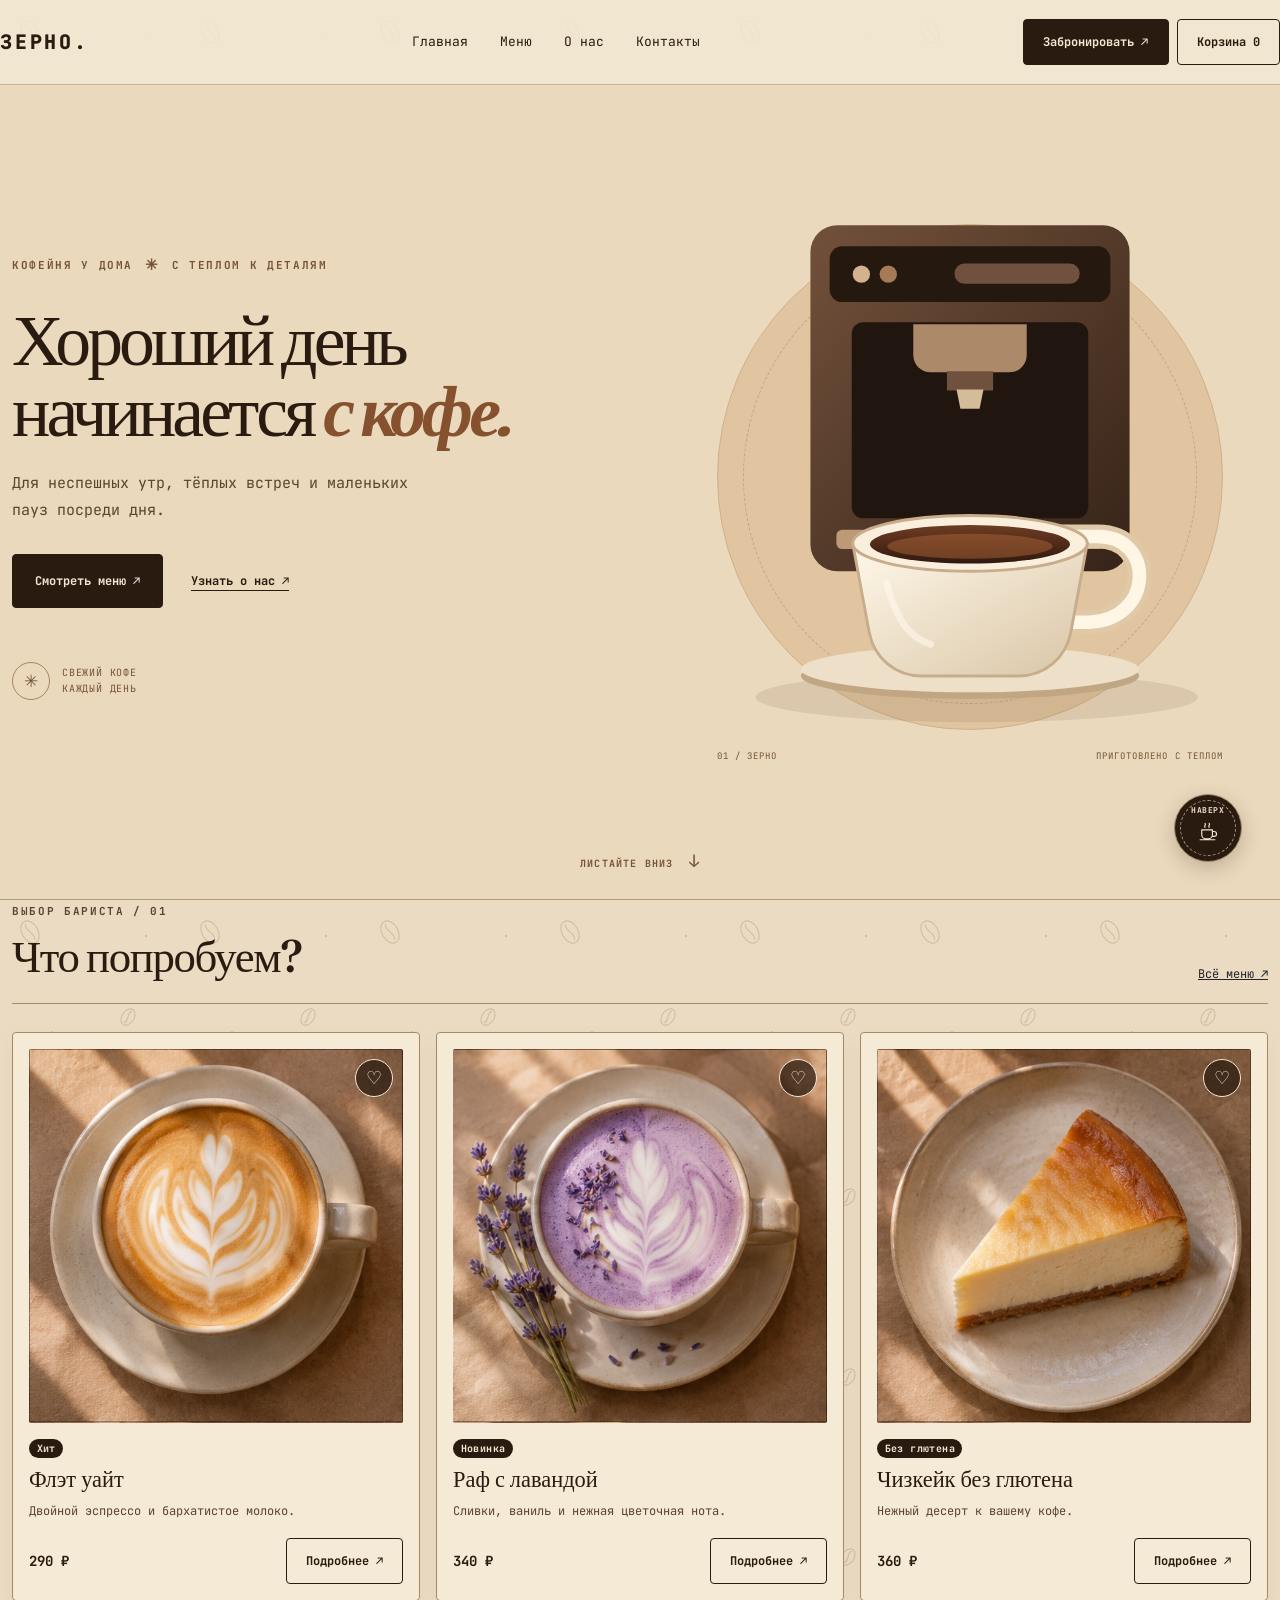
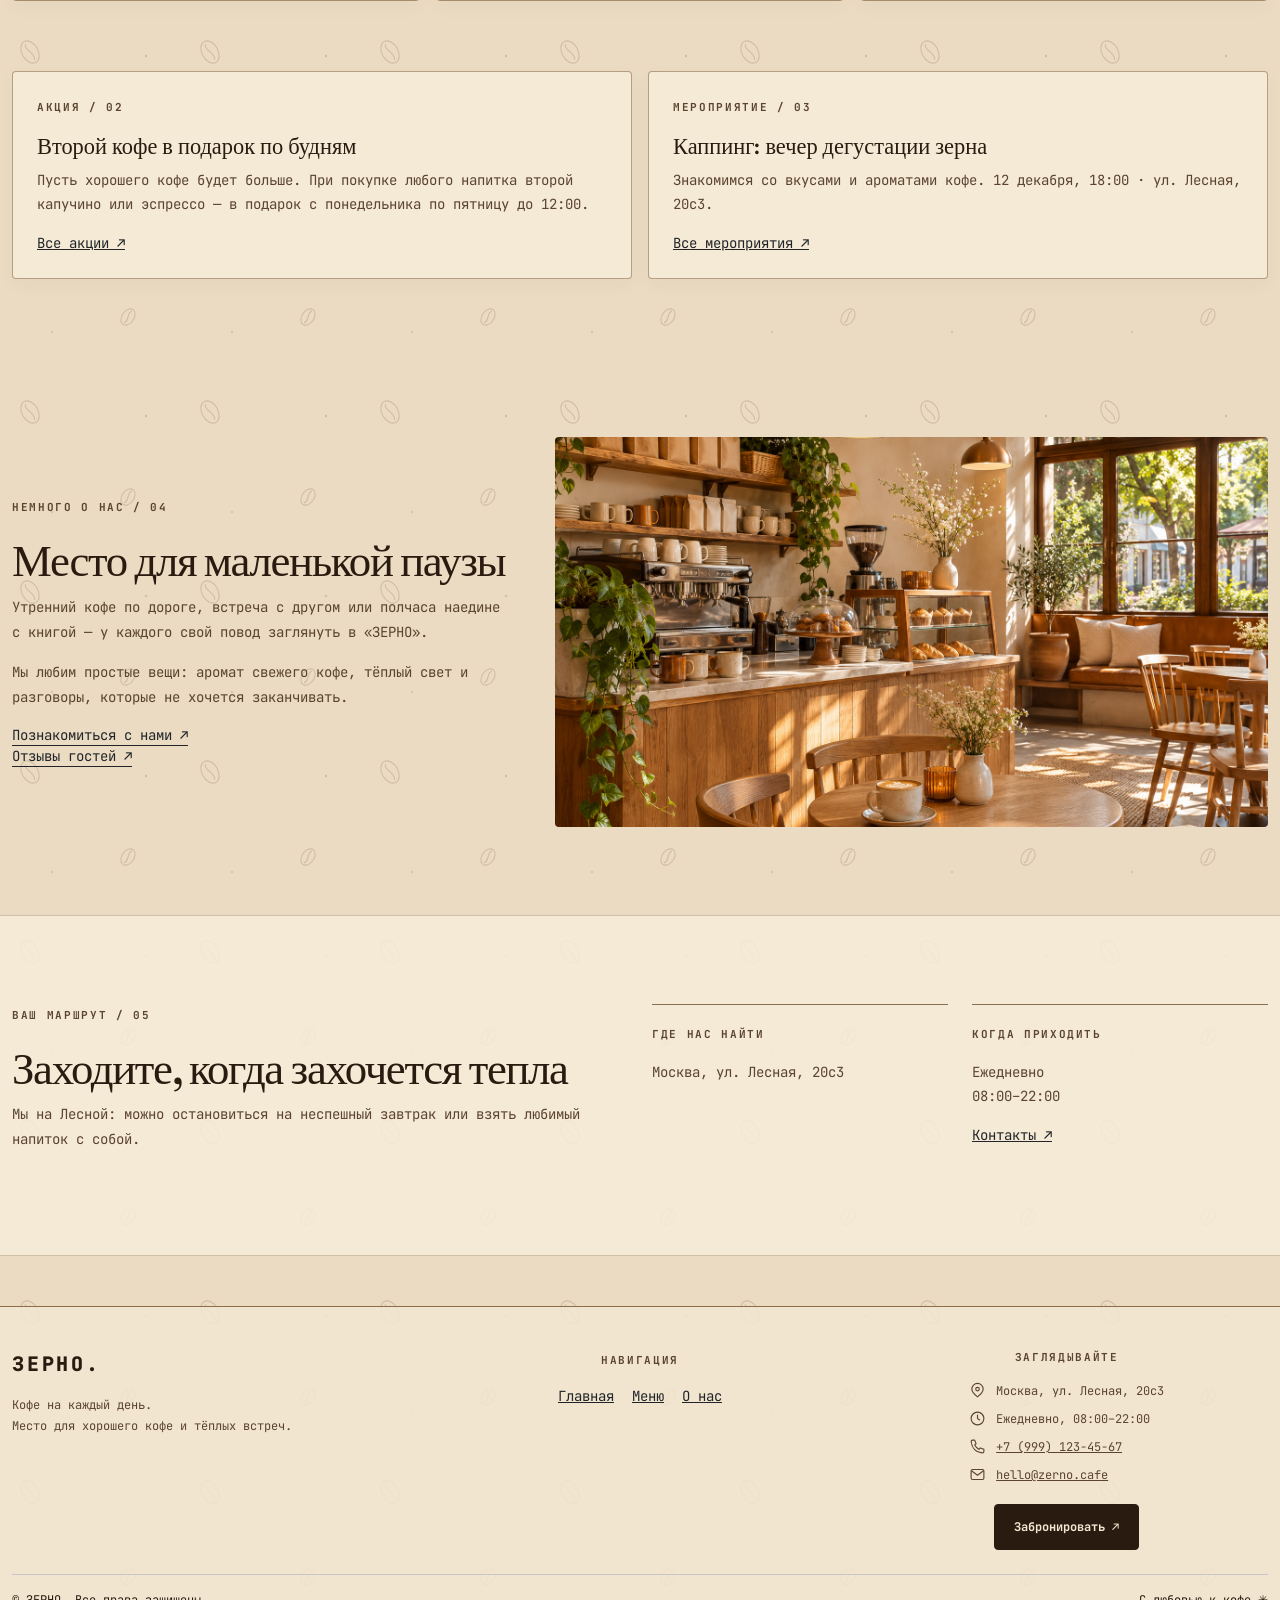
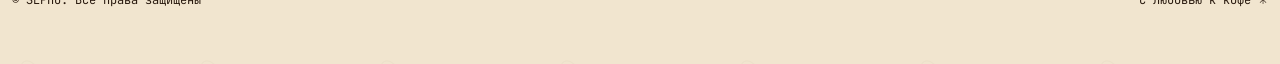
<file: index.html>
<!doctype html><html lang="ru"><head><meta charset="utf-8"><meta name="viewport" content="width=device-width,initial-scale=1"><meta name="description" content="ЗЕРНО — сеть уютных кофеен"><title>Кофе на каждый день — ЗЕРНО</title><link rel="preconnect" href="https://fonts.googleapis.com"><link rel="preconnect" href="https://fonts.gstatic.com" crossorigin><link href="https://fonts.googleapis.com/css2?family=Fraunces:wght@600;700&family=JetBrains+Mono:wght@400;700;800&display=swap" rel="stylesheet"><link href="https://cdn.jsdelivr.net/npm/bootstrap@5.3.3/dist/css/bootstrap.min.css" rel="stylesheet"><link href="css/custom.css" rel="stylesheet"></head><body><a class="skip-link" href="#main">Перейти к содержимому</a><header class="site-header"><nav class="navbar navbar-expand-lg container" aria-label="Основная навигация"><a class="brand" href="index.html">ЗЕРНО.</a><button class="navbar-toggler" type="button" data-bs-toggle="collapse" data-bs-target="#navigation" aria-controls="navigation" aria-expanded="false" aria-label="Открыть меню"><span class="navbar-toggler-icon"></span></button><div class="collapse navbar-collapse" id="navigation"><ul class="navbar-nav mx-auto gap-lg-3"><li class="nav-item"><a class="nav-link" href="index.html">Главная</a></li><li class="nav-item"><a class="nav-link" href="catalog.html">Меню</a></li><li class="nav-item"><a class="nav-link" href="about.html">О нас</a></li><li class="nav-item"><a class="nav-link" href="contacts.html">Контакты</a></li></ul><a class="btn btn-dark me-2" href="order.html">Забронировать ↗</a><button class="btn btn-outline-dark" data-bs-toggle="offcanvas" data-bs-target="#cart" aria-controls="cart">Корзина <span class="cart-count">0</span></button></div></nav></header><main id="main"><section class="coffee-hero" aria-labelledby="heroTitle"><div class="container coffee-hero-inner"><div class="coffee-hero-copy"><span class="coffee-hero-label">Кофейня у дома <span aria-hidden="true">✳</span> с теплом к деталям</span><h1 id="heroTitle">Хороший день начинается <em>с кофе.</em></h1><p>Для неспешных утр, тёплых встреч и маленьких пауз посреди дня.</p><div class="coffee-hero-actions"><a class="btn btn-dark" href="catalog.html">Смотреть меню <span aria-hidden="true">↗</span></a><a class="coffee-hero-about" href="about.html">Узнать о нас <span aria-hidden="true">↗</span></a></div><div class="coffee-hero-note"><span class="coffee-hero-note-mark" aria-hidden="true">✳</span><span>Свежий кофе<br>каждый день</span></div></div><div class="coffee-hero-visual" aria-hidden="true"><div class="coffee-hero-disc"></div><svg class="coffee-scene" viewBox="0 0 620 620" fill="none" xmlns="http://www.w3.org/2000/svg"><defs><linearGradient id="machineGradient" x1="0" y1="0" x2="1" y2="1"><stop stop-color="#72513b"/><stop offset="1" stop-color="#362318"/></linearGradient><linearGradient id="cupGradient" x1="0" y1="0" x2="1" y2="1"><stop stop-color="#fff8e9"/><stop offset="1" stop-color="#d9c5a6"/></linearGradient><linearGradient id="coffeeGradient" x1="0" y1="0" x2="0" y2="1"><stop stop-color="#6e3c23"/><stop offset="1" stop-color="#30180f"/></linearGradient></defs><ellipse cx="317" cy="539" rx="230" ry="26" fill="#8A6D4B" opacity=".16"/><g class="espresso-machine"><rect x="144" y="48" width="332" height="360" rx="28" fill="url(#machineGradient)"/><rect x="164" y="70" width="292" height="58" rx="13" fill="#25180f"/><circle cx="197" cy="99" r="9" fill="#d3b38d"/><circle cx="225" cy="99" r="9" fill="#a47b56"/><rect x="294" y="88" width="130" height="21" rx="10" fill="#6f513d"/><rect x="187" y="149" width="246" height="204" rx="12" fill="#20150f"/><path d="M251 151h118v32c0 10-8 18-18 18h-82c-10 0-18-8-18-18v-32Z" fill="#ab8969"/><path d="M286 200h48v20h-48z" fill="#6f513d"/><path d="M296 219h28l-4 20h-20z" fill="#d4bb99"/><rect x="171" y="365" width="278" height="20" rx="6" fill="#bc9a75"/><path d="M200 375h220" stroke="#4a3020" stroke-width="3" stroke-linecap="round" stroke-dasharray="5 8"/></g><g class="coffee-stream"><path d="M310 237 C304 290 316 321 310 378" stroke="#6b351c" stroke-width="9" stroke-linecap="round"/><path d="M310 237 C304 290 316 321 310 378" stroke="#bd8051" stroke-width="3" stroke-linecap="round"/></g><g class="hero-cup"><path d="M400 372h43c60 0 58 86-8 89h-32" stroke="#e0c9a7" stroke-width="25"/><path d="M400 372h43c60 0 58 86-8 89h-32" stroke="#fff6e5" stroke-width="14"/><ellipse cx="310" cy="517" rx="176" ry="24" fill="#c1a684"/><ellipse cx="310" cy="510" rx="176" ry="24" fill="#eee0c8"/><path d="M188 379h244l-17 92c-5 27-27 46-55 46H260c-28 0-50-19-55-46l-17-92Z" fill="url(#cupGradient)" stroke="#c8ad8c" stroke-width="3"/><ellipse cx="310" cy="379" rx="122" ry="29" fill="#f9efdc" stroke="#c8ad8c" stroke-width="3"/><ellipse cx="310" cy="380" rx="104" ry="20" fill="url(#coffeeGradient)"/><ellipse cx="310" cy="382" rx="86" ry="13" fill="#a96536" opacity=".5"/><path d="M223 420c10 37 22 56 46 64" stroke="#fff8eb" stroke-width="7" stroke-linecap="round" opacity=".6"/></g><g class="coffee-steam" stroke="#836a50" stroke-width="4" stroke-linecap="round" opacity=".55"><path d="M271 344c-18-19 17-30 0-51"/><path d="M310 337c-18-21 18-34 0-58"/><path d="M349 344c-18-19 17-30 0-51"/></g></svg><div class="coffee-hero-caption"><span>01 / ЗЕРНО</span><span>Приготовлено с теплом</span></div></div></div><a class="coffee-hero-scroll" href="#menu-preview" aria-label="Перейти к популярным позициям">Листайте вниз <span aria-hidden="true">↓</span></a></section><section id="menu-preview" class="container"><div class="d-flex justify-content-between align-items-end section-title"><div><span class="eyebrow">Выбор бариста / 01</span><h2 class="mb-0 mt-2">Что попробуем?</h2></div><a class="text-dark small-copy" href="catalog.html">Всё меню ↗</a></div><div class="row g-3"><div class="col-md-6 col-lg-4 menu-item" data-category="Кофе"><article class="card paper-card"><div class="placeholder-art photo-flat-white mb-3" role="img" aria-label="Флэт уайт"></div><span class="badge rounded-pill mb-2 align-self-start">Хит</span><h3>Флэт уайт</h3><p class="small-copy">Двойной эспрессо и бархатистое молоко.</p><div class="d-flex justify-content-between align-items-center mt-auto"><strong>290 ₽</strong><a class="btn btn-outline-dark" href="product.html?item=flat-white">Подробнее ↗</a></div></article></div><div class="col-md-6 col-lg-4 menu-item" data-category="Кофе"><article class="card paper-card"><div class="placeholder-art photo-lavender-raf mb-3" role="img" aria-label="Раф с лавандой"></div><span class="badge rounded-pill mb-2 align-self-start">Новинка</span><h3>Раф с лавандой</h3><p class="small-copy">Сливки, ваниль и нежная цветочная нота.</p><div class="d-flex justify-content-between align-items-center mt-auto"><strong>340 ₽</strong><a class="btn btn-outline-dark" href="product.html?item=lavender-raf">Подробнее ↗</a></div></article></div><div class="col-md-6 col-lg-4 menu-item" data-category="Десерты"><article class="card paper-card"><div class="placeholder-art photo-cheesecake mb-3" role="img" aria-label="Чизкейк без глютена"></div><span class="badge rounded-pill mb-2 align-self-start">Без глютена</span><h3>Чизкейк без глютена</h3><p class="small-copy">Нежный десерт к вашему кофе.</p><div class="d-flex justify-content-between align-items-center mt-auto"><strong>360 ₽</strong><a class="btn btn-outline-dark" href="product.html?item=cheesecake">Подробнее ↗</a></div></article></div></div></section><section class="section"><div class="container"><div class="row g-3"><div class="col-md-6"><div class="feature-box h-100"><span class="eyebrow">Акция / 02</span><h3 class="mt-3">Второй кофе в подарок по будням</h3><p>Пусть хорошего кофе будет больше. При покупке любого напитка второй капучино или эспрессо — в подарок с понедельника по пятницу до 12:00.</p><a class="text-dark" href="promotions.html">Все акции ↗</a></div></div><div class="col-md-6"><div class="feature-box h-100"><span class="eyebrow">Мероприятие / 03</span><h3 class="mt-3">Каппинг: вечер дегустации зерна</h3><p>Знакомимся со вкусами и ароматами кофе. 12 декабря, 18:00 · ул. Лесная, 20с3.</p><a class="text-dark" href="events.html">Все мероприятия ↗</a></div></div></div></div></section><section class="story-section"><div class="container"><div class="row align-items-center g-5"><div class="col-lg-5"><span class="eyebrow">Немного о нас / 04</span><h2 class="mt-3">Место для маленькой паузы</h2><p>Утренний кофе по дороге, встреча с другом или полчаса наедине с книгой — у каждого свой повод заглянуть в «ЗЕРНО».</p><p>Мы любим простые вещи: аромат свежего кофе, тёплый свет и разговоры, которые не хочется заканчивать.</p><a class="text-dark story-link" href="about.html">Познакомиться с нами ↗</a><br><a class="text-dark story-link" href="reviews.html">Отзывы гостей ↗</a></div><div class="col-lg-7"><div class="story-photo" role="img" aria-label="Тёплый интерьер кофейни"></div></div></div></div></section><section class="story-section story-section-alt"><div class="container"><div class="row g-4 align-items-start"><div class="col-lg-6"><span class="eyebrow">Ваш маршрут / 05</span><h2 class="mt-3">Заходите, когда захочется тепла</h2><p>Мы на Лесной: можно остановиться на неспешный завтрак или взять любимый напиток с собой.</p></div><div class="col-sm-6 col-lg-3"><div class="story-rule"><span class="eyebrow">Где нас найти</span><p class="mt-3 mb-0">Москва, ул. Лесная, 20с3</p></div></div><div class="col-sm-6 col-lg-3"><div class="story-rule"><span class="eyebrow">Когда приходить</span><p class="mt-3 mb-3">Ежедневно<br>08:00–22:00</p><a class="text-dark" href="contacts.html">Контакты ↗</a></div></div></div></div></section></main><footer class="footer"><div class="container"><div class="row gy-4"><div class="col-md-5"><a class="brand" href="index.html">ЗЕРНО.</a><p class="small-copy mt-3">Кофе на каждый день.<br>Место для хорошего кофе и тёплых встреч.</p></div><div class="col-md-4"><span class="eyebrow">Навигация</span><nav class="footer-nav mt-3" aria-label="Навигация в подвале"><a class="text-dark" href="index.html">Главная</a><a class="text-dark" href="catalog.html">Меню</a><a class="text-dark" href="about.html">О нас</a></nav></div><div class="col-md-3"><span class="eyebrow footer-contact-title">Заглядывайте</span><div class="footer-contacts small-copy mt-3"><div><svg aria-hidden="true" viewBox="0 0 24 24" fill="none" stroke="currentColor" stroke-width="1.6" stroke-linecap="round" stroke-linejoin="round"><path d="M20 10c0 5-8 11-8 11S4 15 4 10a8 8 0 1 1 16 0Z"/><circle cx="12" cy="10" r="2.5"/></svg><span>Москва, ул. Лесная, 20с3</span></div><div><svg aria-hidden="true" viewBox="0 0 24 24" fill="none" stroke="currentColor" stroke-width="1.6" stroke-linecap="round" stroke-linejoin="round"><circle cx="12" cy="12" r="9"/><path d="M12 7v5l3 2"/></svg><span>Ежедневно, 08:00–22:00</span></div><div><svg aria-hidden="true" viewBox="0 0 24 24" fill="none" stroke="currentColor" stroke-width="1.6" stroke-linecap="round" stroke-linejoin="round"><path d="M5 3h3l2 5-2 2a15 15 0 0 0 6 6l2-2 5 2v3a2 2 0 0 1-2 2C10 20 4 14 3 5a2 2 0 0 1 2-2Z"/></svg><span><a href="tel:+79991234567">+7 (999) 123-45-67</a></span></div><div><svg aria-hidden="true" viewBox="0 0 24 24" fill="none" stroke="currentColor" stroke-width="1.6" stroke-linecap="round" stroke-linejoin="round"><rect x="3" y="5" width="18" height="14" rx="2"/><path d="m4 7 8 6 8-6"/></svg><span><a href="mailto:hello@zerno.cafe">hello@zerno.cafe</a></span></div></div><a class="btn btn-dark footer-booking" href="order.html">Забронировать ↗</a></div></div><div class="d-flex justify-content-between border-top border-secondary-subtle pt-3 mt-4 small-copy"><span>© ЗЕРНО. Все права защищены</span><span>С любовью к кофе ✳</span></div></div></footer><div class="offcanvas offcanvas-end" tabindex="-1" id="cart" aria-labelledby="cartTitle"><div class="offcanvas-header"><h2 class="offcanvas-title" id="cartTitle">Ваш чек</h2><button type="button" class="btn-close" data-bs-dismiss="offcanvas" aria-label="Закрыть"></button></div><div class="offcanvas-body"><p>Выбранные позиции</p><div id="cartItems"></div><a href="order.html" class="btn btn-dark mt-3">Оформить заявку ↗</a></div></div><button class="back-to-top" type="button" aria-label="Вернуться наверх" title="Наверх" hidden><span class="back-to-top-label" aria-hidden="true">НАВЕРХ</span><svg class="back-to-top-arrow" aria-hidden="true" viewBox="0 0 28 28" fill="none"><path d="M7 12h13v6a5 5 0 0 1-5 5h-3a5 5 0 0 1-5-5v-6Zm13 2h2a3 3 0 0 1 0 6h-2M5 24h18M11 9c-2-2 2-3 0-5m5 5c-2-2 2-3 0-5" stroke="currentColor" stroke-width="1.4" stroke-linecap="round" stroke-linejoin="round"/></svg></button><script src="https://cdn.jsdelivr.net/npm/bootstrap@5.3.3/dist/js/bootstrap.bundle.min.js"></script><script src="js/main.js"></script></body></html>
</file>
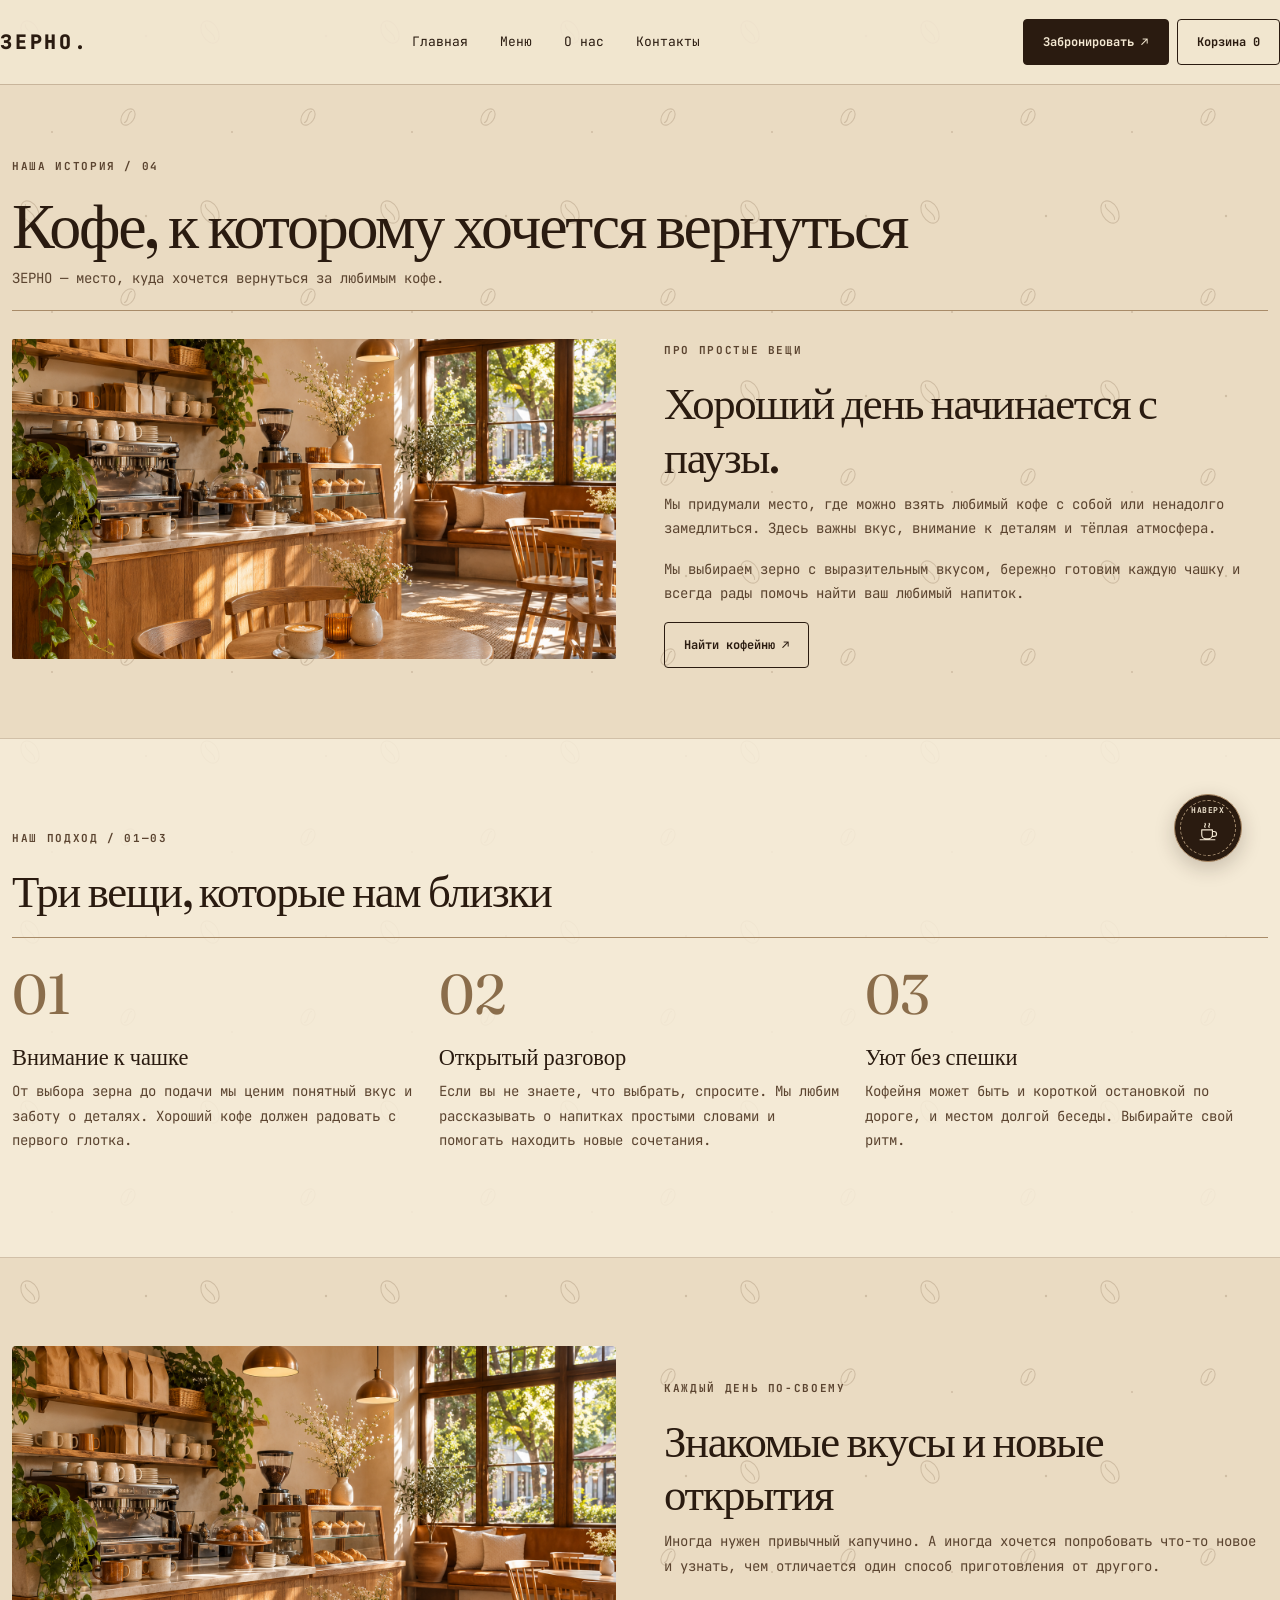
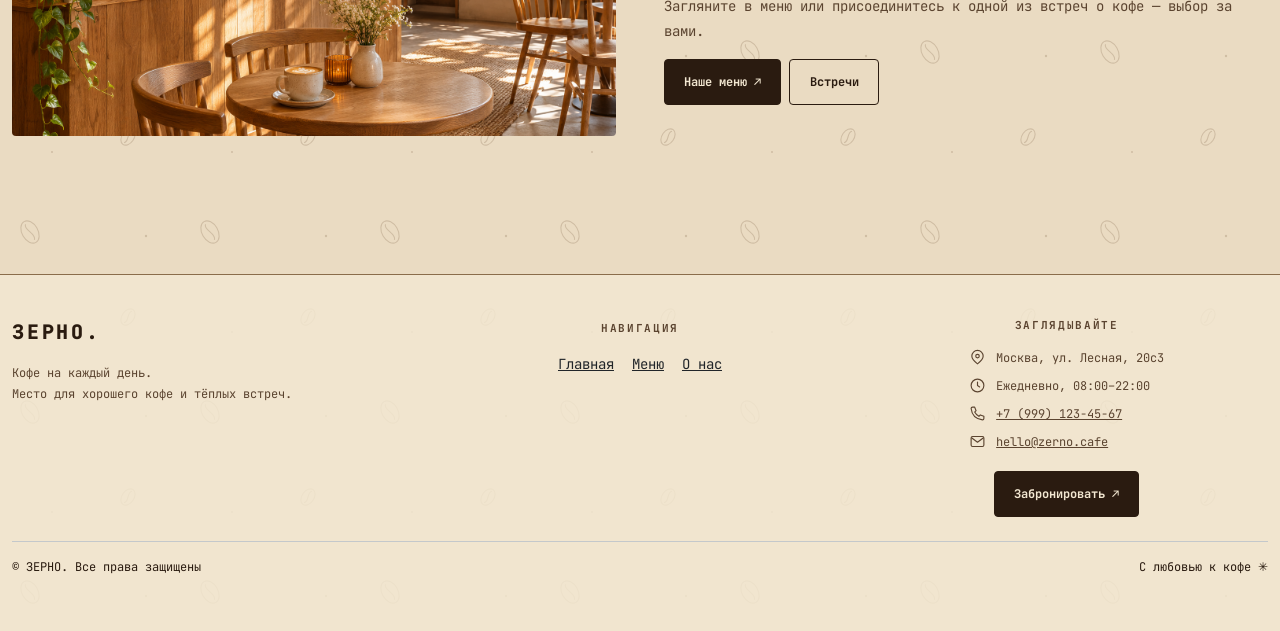
<file: about.html>
<!doctype html><html lang="ru"><head><meta charset="utf-8"><meta name="viewport" content="width=device-width,initial-scale=1"><meta name="description" content="ЗЕРНО — сеть уютных кофеен"><title>О нас — ЗЕРНО</title><link rel="preconnect" href="https://fonts.googleapis.com"><link rel="preconnect" href="https://fonts.gstatic.com" crossorigin><link href="https://fonts.googleapis.com/css2?family=Fraunces:wght@600;700&family=JetBrains+Mono:wght@400;700;800&display=swap" rel="stylesheet"><link href="https://cdn.jsdelivr.net/npm/bootstrap@5.3.3/dist/css/bootstrap.min.css" rel="stylesheet"><link href="css/custom.css" rel="stylesheet"></head><body><a class="skip-link" href="#main">Перейти к содержимому</a><header class="site-header"><nav class="navbar navbar-expand-lg container" aria-label="Основная навигация"><a class="brand" href="index.html">ЗЕРНО.</a><button class="navbar-toggler" type="button" data-bs-toggle="collapse" data-bs-target="#navigation" aria-controls="navigation" aria-expanded="false" aria-label="Открыть меню"><span class="navbar-toggler-icon"></span></button><div class="collapse navbar-collapse" id="navigation"><ul class="navbar-nav mx-auto gap-lg-3"><li class="nav-item"><a class="nav-link" href="index.html">Главная</a></li><li class="nav-item"><a class="nav-link" href="catalog.html">Меню</a></li><li class="nav-item"><a class="nav-link" href="about.html">О нас</a></li><li class="nav-item"><a class="nav-link" href="contacts.html">Контакты</a></li></ul><a class="btn btn-dark me-2" href="order.html">Забронировать ↗</a><button class="btn btn-outline-dark" data-bs-toggle="offcanvas" data-bs-target="#cart" aria-controls="cart">Корзина <span class="cart-count">0</span></button></div></nav></header><main id="main"><section class="section"><div class="container"><div class="section-title"><span class="eyebrow">Наша история / 04</span><h1 class="mt-3">Кофе, к которому хочется вернуться</h1><p class="mb-0">ЗЕРНО — место, куда хочется вернуться за любимым кофе.</p></div><div class="row g-5"><div class="col-md-6"><div class="placeholder-art photo-interior" style="height:320px" role="img" aria-label="Интерьер кофейни"></div></div><div class="col-md-6"><span class="eyebrow">Про простые вещи</span><h2 class="mt-3">Хороший день начинается с паузы.</h2><p>Мы придумали место, где можно взять любимый кофе с собой или ненадолго замедлиться. Здесь важны вкус, внимание к деталям и тёплая атмосфера.</p><p>Мы выбираем зерно с выразительным вкусом, бережно готовим каждую чашку и всегда рады помочь найти ваш любимый напиток.</p><a class="btn btn-outline-dark" href="contacts.html">Найти кофейню ↗</a></div></div></div></section><section class="story-section story-section-alt"><div class="container"><div class="section-title"><span class="eyebrow">Наш подход / 01—03</span><h2 class="mt-3 mb-0">Три вещи, которые нам близки</h2></div><div class="row g-4"><div class="col-md-4"><div class="story-number">01</div><h3>Внимание к чашке</h3><p>От выбора зерна до подачи мы ценим понятный вкус и заботу о деталях. Хороший кофе должен радовать с первого глотка.</p></div><div class="col-md-4"><div class="story-number">02</div><h3>Открытый разговор</h3><p>Если вы не знаете, что выбрать, спросите. Мы любим рассказывать о напитках простыми словами и помогать находить новые сочетания.</p></div><div class="col-md-4"><div class="story-number">03</div><h3>Уют без спешки</h3><p>Кофейня может быть и короткой остановкой по дороге, и местом долгой беседы. Выбирайте свой ритм.</p></div></div></div></section><section class="story-section"><div class="container"><div class="row g-5 align-items-center"><div class="col-lg-6"><div class="story-photo story-photo-close" role="img" aria-label="Кофейня и её интерьер"></div></div><div class="col-lg-6"><span class="eyebrow">Каждый день по-своему</span><h2 class="mt-3">Знакомые вкусы и новые открытия</h2><p>Иногда нужен привычный капучино. А иногда хочется попробовать что-то новое и узнать, чем отличается один способ приготовления от другого.</p><p>Загляните в меню или присоединитесь к одной из встреч о кофе — выбор за вами.</p><div class="d-flex gap-2 flex-wrap"><a class="btn btn-dark" href="catalog.html">Наше меню ↗</a><a class="btn btn-outline-dark" href="events.html">Встречи</a></div></div></div></div></section></main><footer class="footer"><div class="container"><div class="row gy-4"><div class="col-md-5"><a class="brand" href="index.html">ЗЕРНО.</a><p class="small-copy mt-3">Кофе на каждый день.<br>Место для хорошего кофе и тёплых встреч.</p></div><div class="col-md-4"><span class="eyebrow">Навигация</span><nav class="footer-nav mt-3" aria-label="Навигация в подвале"><a class="text-dark" href="index.html">Главная</a><a class="text-dark" href="catalog.html">Меню</a><a class="text-dark" href="about.html">О нас</a></nav></div><div class="col-md-3"><span class="eyebrow footer-contact-title">Заглядывайте</span><div class="footer-contacts small-copy mt-3"><div><svg aria-hidden="true" viewBox="0 0 24 24" fill="none" stroke="currentColor" stroke-width="1.6" stroke-linecap="round" stroke-linejoin="round"><path d="M20 10c0 5-8 11-8 11S4 15 4 10a8 8 0 1 1 16 0Z"/><circle cx="12" cy="10" r="2.5"/></svg><span>Москва, ул. Лесная, 20с3</span></div><div><svg aria-hidden="true" viewBox="0 0 24 24" fill="none" stroke="currentColor" stroke-width="1.6" stroke-linecap="round" stroke-linejoin="round"><circle cx="12" cy="12" r="9"/><path d="M12 7v5l3 2"/></svg><span>Ежедневно, 08:00–22:00</span></div><div><svg aria-hidden="true" viewBox="0 0 24 24" fill="none" stroke="currentColor" stroke-width="1.6" stroke-linecap="round" stroke-linejoin="round"><path d="M5 3h3l2 5-2 2a15 15 0 0 0 6 6l2-2 5 2v3a2 2 0 0 1-2 2C10 20 4 14 3 5a2 2 0 0 1 2-2Z"/></svg><span><a href="tel:+79991234567">+7 (999) 123-45-67</a></span></div><div><svg aria-hidden="true" viewBox="0 0 24 24" fill="none" stroke="currentColor" stroke-width="1.6" stroke-linecap="round" stroke-linejoin="round"><rect x="3" y="5" width="18" height="14" rx="2"/><path d="m4 7 8 6 8-6"/></svg><span><a href="mailto:hello@zerno.cafe">hello@zerno.cafe</a></span></div></div><a class="btn btn-dark footer-booking" href="order.html">Забронировать ↗</a></div></div><div class="d-flex justify-content-between border-top border-secondary-subtle pt-3 mt-4 small-copy"><span>© ЗЕРНО. Все права защищены</span><span>С любовью к кофе ✳</span></div></div></footer><div class="offcanvas offcanvas-end" tabindex="-1" id="cart" aria-labelledby="cartTitle"><div class="offcanvas-header"><h2 class="offcanvas-title" id="cartTitle">Ваш чек</h2><button type="button" class="btn-close" data-bs-dismiss="offcanvas" aria-label="Закрыть"></button></div><div class="offcanvas-body"><p>Выбранные позиции</p><div id="cartItems"></div><a href="order.html" class="btn btn-dark mt-3">Оформить заявку ↗</a></div></div><button class="back-to-top" type="button" aria-label="Вернуться наверх" title="Наверх" hidden><span class="back-to-top-label" aria-hidden="true">НАВЕРХ</span><svg class="back-to-top-arrow" aria-hidden="true" viewBox="0 0 28 28" fill="none"><path d="M7 12h13v6a5 5 0 0 1-5 5h-3a5 5 0 0 1-5-5v-6Zm13 2h2a3 3 0 0 1 0 6h-2M5 24h18M11 9c-2-2 2-3 0-5m5 5c-2-2 2-3 0-5" stroke="currentColor" stroke-width="1.4" stroke-linecap="round" stroke-linejoin="round"/></svg></button><script src="https://cdn.jsdelivr.net/npm/bootstrap@5.3.3/dist/js/bootstrap.bundle.min.js"></script><script src="js/main.js"></script></body></html>
</file>
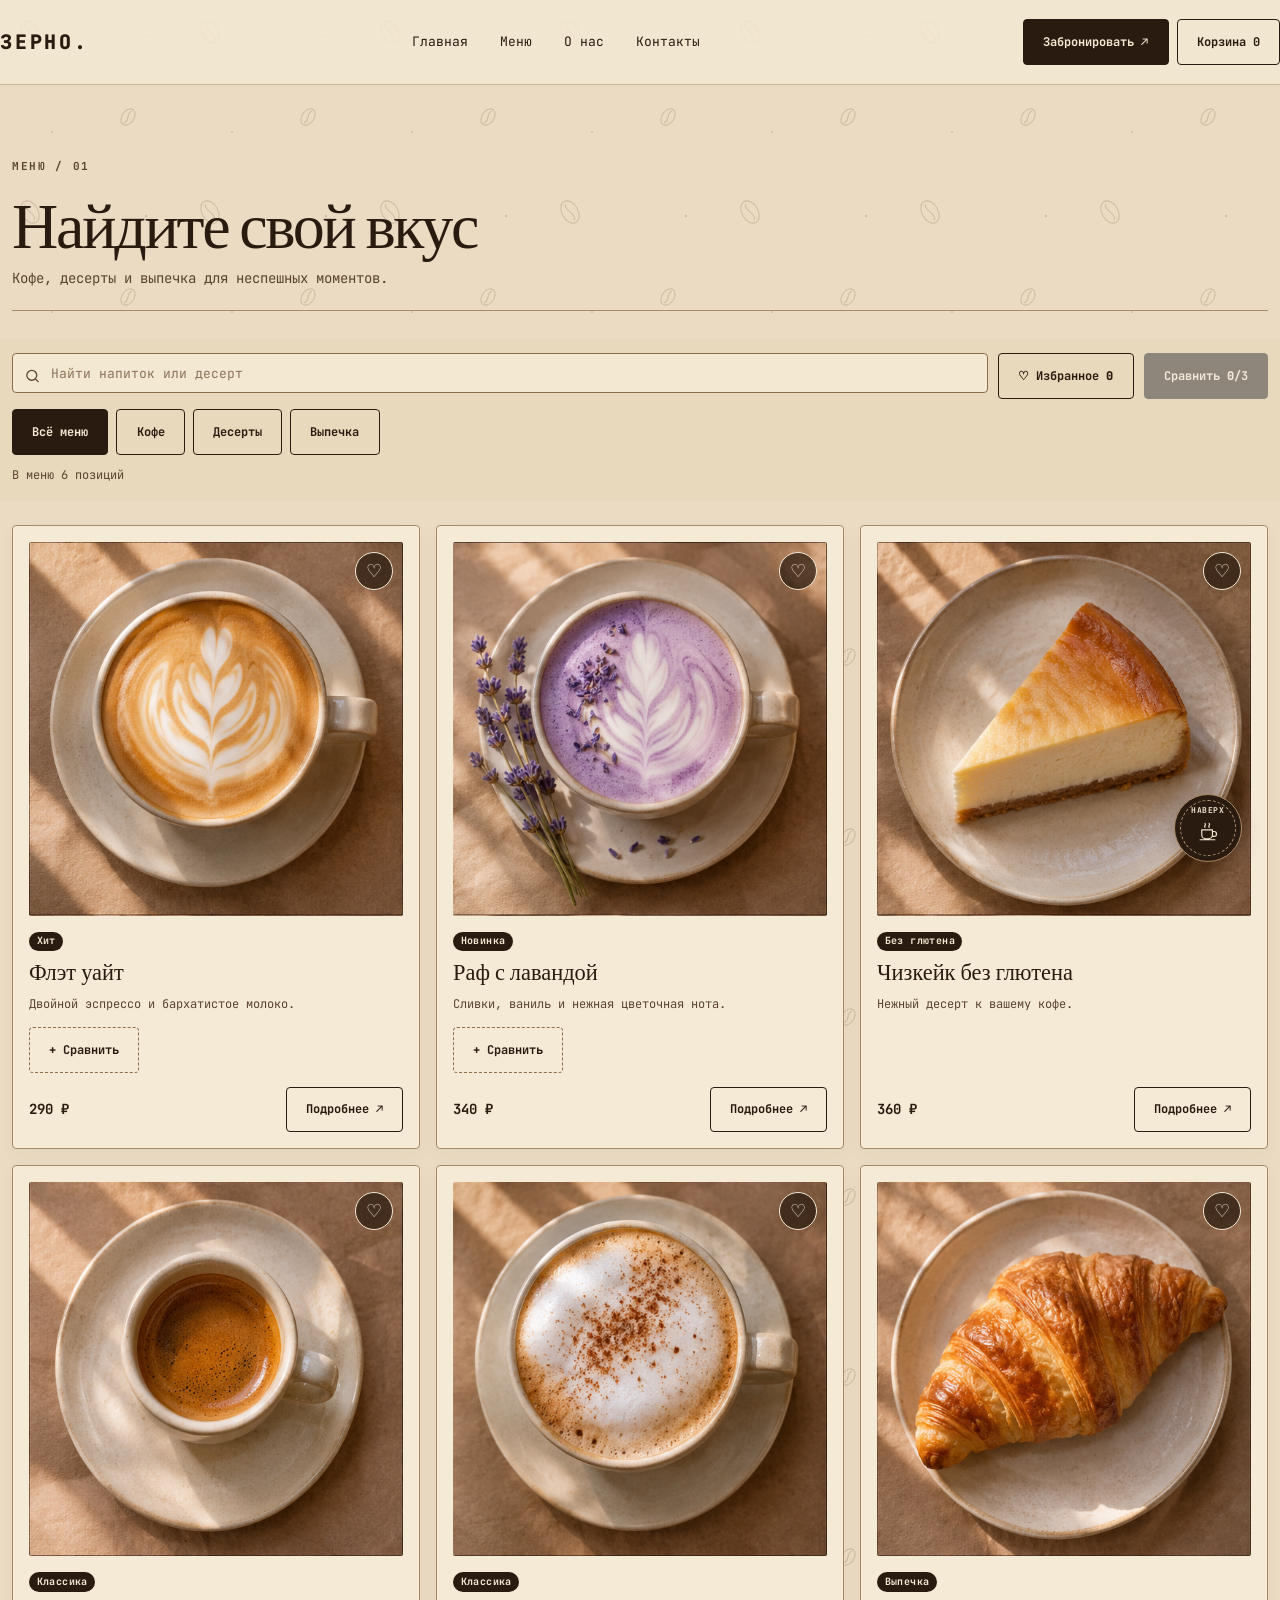
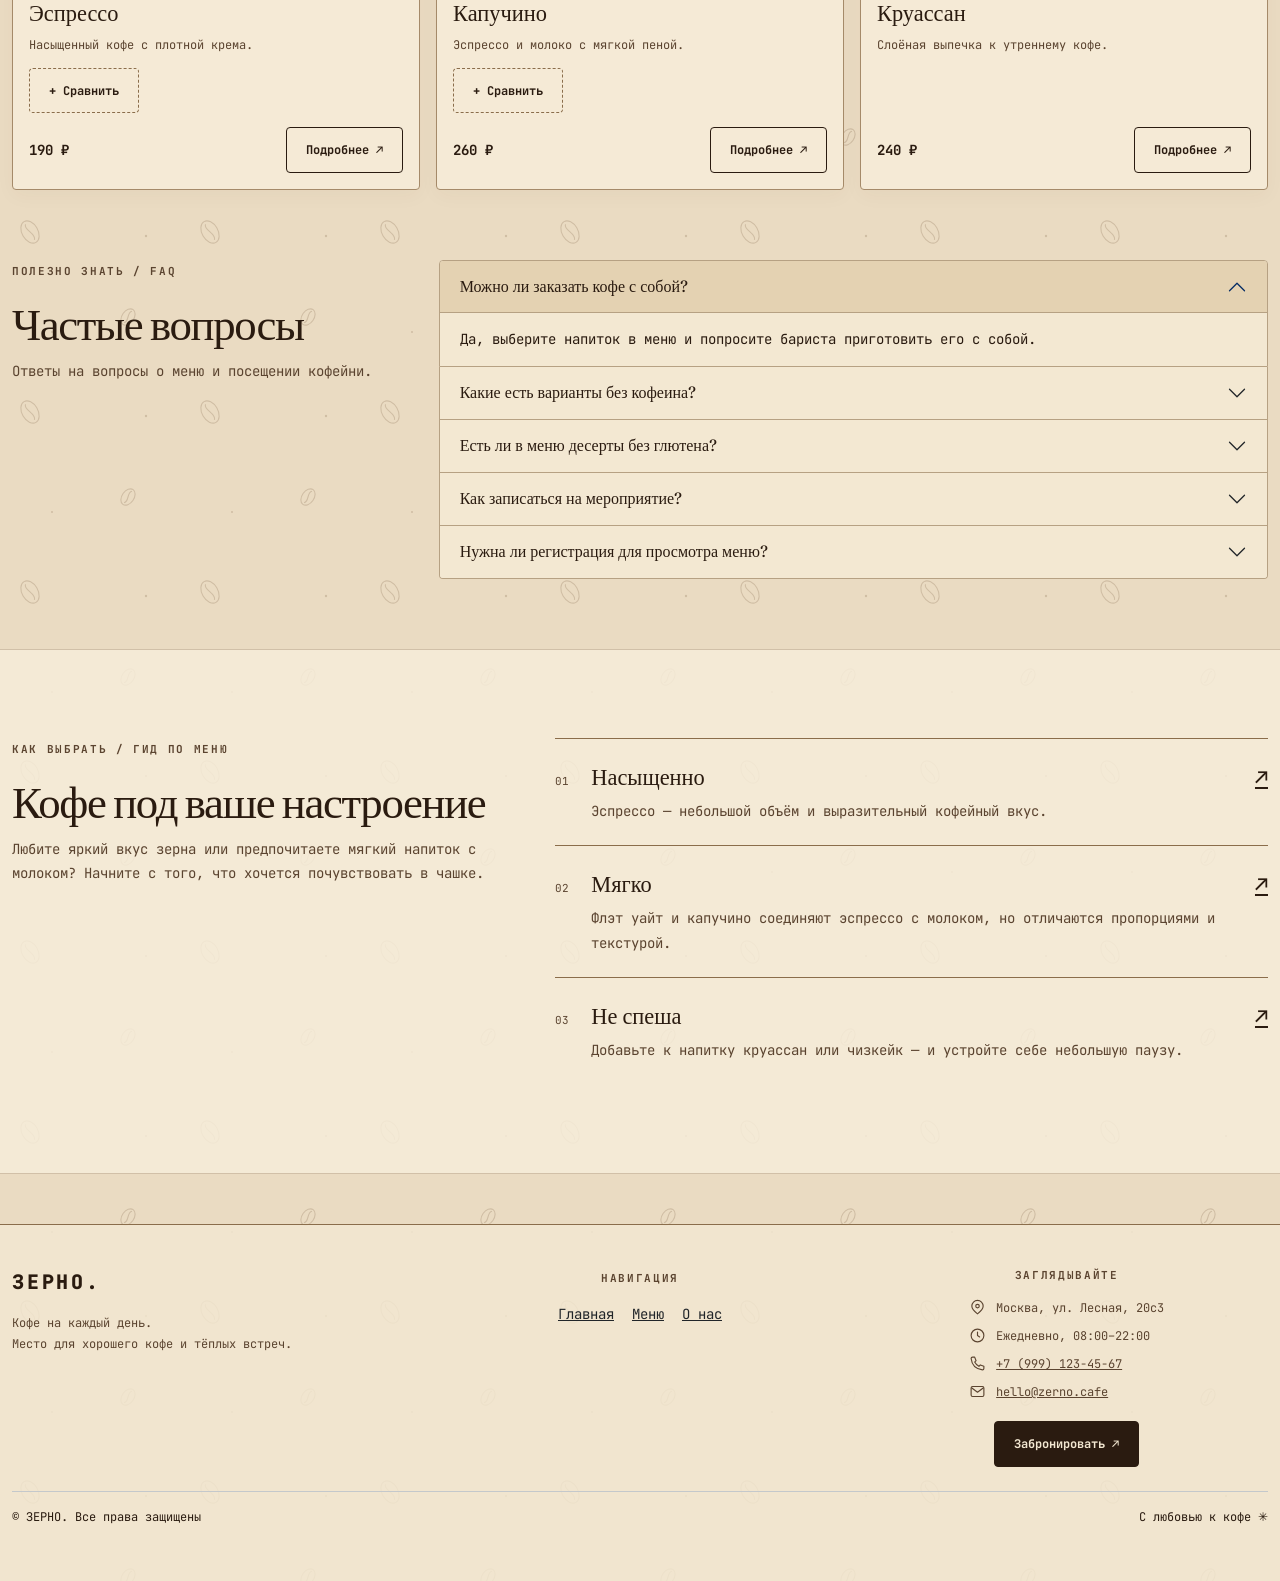
<file: catalog.html>
<!doctype html><html lang="ru"><head><meta charset="utf-8"><meta name="viewport" content="width=device-width,initial-scale=1"><meta name="description" content="ЗЕРНО — сеть уютных кофеен"><title>Меню — ЗЕРНО</title><link rel="preconnect" href="https://fonts.googleapis.com"><link rel="preconnect" href="https://fonts.gstatic.com" crossorigin><link href="https://fonts.googleapis.com/css2?family=Fraunces:wght@600;700&family=JetBrains+Mono:wght@400;700;800&display=swap" rel="stylesheet"><link href="https://cdn.jsdelivr.net/npm/bootstrap@5.3.3/dist/css/bootstrap.min.css" rel="stylesheet"><link href="css/custom.css" rel="stylesheet"></head><body><a class="skip-link" href="#main">Перейти к содержимому</a><header class="site-header"><nav class="navbar navbar-expand-lg container" aria-label="Основная навигация"><a class="brand" href="index.html">ЗЕРНО.</a><button class="navbar-toggler" type="button" data-bs-toggle="collapse" data-bs-target="#navigation" aria-controls="navigation" aria-expanded="false" aria-label="Открыть меню"><span class="navbar-toggler-icon"></span></button><div class="collapse navbar-collapse" id="navigation"><ul class="navbar-nav mx-auto gap-lg-3"><li class="nav-item"><a class="nav-link" href="index.html">Главная</a></li><li class="nav-item"><a class="nav-link" href="catalog.html">Меню</a></li><li class="nav-item"><a class="nav-link" href="about.html">О нас</a></li><li class="nav-item"><a class="nav-link" href="contacts.html">Контакты</a></li></ul><a class="btn btn-dark me-2" href="order.html">Забронировать ↗</a><button class="btn btn-outline-dark" data-bs-toggle="offcanvas" data-bs-target="#cart" aria-controls="cart">Корзина <span class="cart-count">0</span></button></div></nav></header><main id="main"><section class="section"><div class="container"><div class="section-title"><span class="eyebrow">Меню / 01</span><h1 class="mt-3">Найдите свой вкус</h1><p class="mb-0">Кофе, десерты и выпечка для неспешных моментов.</p></div><div class="menu-toolbar-sentinel" aria-hidden="true"></div><div class="menu-toolbar" id="menuToolbar"><div class="menu-toolbar-top"><label class="visually-hidden" for="menuSearch">Поиск по меню</label><div class="menu-search"><svg aria-hidden="true" viewBox="0 0 24 24" fill="none" stroke="currentColor" stroke-width="1.8" stroke-linecap="round"><circle cx="11" cy="11" r="7"/><path d="m20 20-4-4"/></svg><input class="form-control" type="search" id="menuSearch" placeholder="Найти напиток или десерт" autocomplete="off"></div><button class="btn btn-outline-dark" type="button" id="favoritesOnly" aria-pressed="false">♡ Избранное <span class="favorites-count">0</span></button><button class="btn btn-dark" type="button" id="compareOpen" data-bs-toggle="modal" data-bs-target="#compareModal" disabled>Сравнить <span id="compareCount">0</span>/3</button></div><div class="menu-filters" role="group" aria-label="Фильтр категорий"><button class="btn btn-dark filter" data-filter="Все" aria-pressed="true">Всё меню</button><button class="btn btn-outline-dark filter" data-filter="Кофе" aria-pressed="false">Кофе</button><button class="btn btn-outline-dark filter" data-filter="Десерты" aria-pressed="false">Десерты</button><button class="btn btn-outline-dark filter" data-filter="Выпечка" aria-pressed="false">Выпечка</button></div><p class="menu-status small-copy mb-0" id="menuStatus" role="status" aria-live="polite"></p></div><div class="row g-3" id="menuGrid"><div class="col-md-6 col-lg-4 menu-item" data-category="Кофе"><article class="card paper-card"><div class="placeholder-art photo-flat-white mb-3" role="img" aria-label="Флэт уайт"></div><span class="badge rounded-pill mb-2 align-self-start">Хит</span><h3>Флэт уайт</h3><p class="small-copy">Двойной эспрессо и бархатистое молоко.</p><div class="d-flex justify-content-between align-items-center mt-auto"><strong>290 ₽</strong><a class="btn btn-outline-dark" href="product.html?item=flat-white">Подробнее ↗</a></div></article></div><div class="col-md-6 col-lg-4 menu-item" data-category="Кофе"><article class="card paper-card"><div class="placeholder-art photo-lavender-raf mb-3" role="img" aria-label="Раф с лавандой"></div><span class="badge rounded-pill mb-2 align-self-start">Новинка</span><h3>Раф с лавандой</h3><p class="small-copy">Сливки, ваниль и нежная цветочная нота.</p><div class="d-flex justify-content-between align-items-center mt-auto"><strong>340 ₽</strong><a class="btn btn-outline-dark" href="product.html?item=lavender-raf">Подробнее ↗</a></div></article></div><div class="col-md-6 col-lg-4 menu-item" data-category="Десерты"><article class="card paper-card"><div class="placeholder-art photo-cheesecake mb-3" role="img" aria-label="Чизкейк без глютена"></div><span class="badge rounded-pill mb-2 align-self-start">Без глютена</span><h3>Чизкейк без глютена</h3><p class="small-copy">Нежный десерт к вашему кофе.</p><div class="d-flex justify-content-between align-items-center mt-auto"><strong>360 ₽</strong><a class="btn btn-outline-dark" href="product.html?item=cheesecake">Подробнее ↗</a></div></article></div><div class="col-md-6 col-lg-4 menu-item" data-category="Кофе"><article class="card paper-card"><div class="placeholder-art photo-espresso mb-3" role="img" aria-label="Эспрессо"></div><span class="badge rounded-pill mb-2 align-self-start">Классика</span><h3>Эспрессо</h3><p class="small-copy">Насыщенный кофе с плотной крема.</p><div class="d-flex justify-content-between align-items-center mt-auto"><strong>190 ₽</strong><a class="btn btn-outline-dark" href="product.html?item=espresso">Подробнее ↗</a></div></article></div><div class="col-md-6 col-lg-4 menu-item" data-category="Кофе"><article class="card paper-card"><div class="placeholder-art photo-cappuccino mb-3" role="img" aria-label="Капучино"></div><span class="badge rounded-pill mb-2 align-self-start">Классика</span><h3>Капучино</h3><p class="small-copy">Эспрессо и молоко с мягкой пеной.</p><div class="d-flex justify-content-between align-items-center mt-auto"><strong>260 ₽</strong><a class="btn btn-outline-dark" href="product.html?item=cappuccino">Подробнее ↗</a></div></article></div><div class="col-md-6 col-lg-4 menu-item" data-category="Выпечка"><article class="card paper-card"><div class="placeholder-art photo-croissant mb-3" role="img" aria-label="Круассан"></div><span class="badge rounded-pill mb-2 align-self-start">Выпечка</span><h3>Круассан</h3><p class="small-copy">Слоёная выпечка к утреннему кофе.</p><div class="d-flex justify-content-between align-items-center mt-auto"><strong>240 ₽</strong><a class="btn btn-outline-dark" href="product.html?item=croissant">Подробнее ↗</a></div></article></div></div><div class="menu-empty feature-box mt-3" id="menuEmpty" hidden><h3>Ничего не нашлось</h3><p>Попробуйте другое слово или сбросьте фильтры.</p><button class="btn btn-outline-dark" type="button" id="menuReset">Сбросить фильтры</button></div></div></section><section class="section pt-0"><div class="container"><div class="row g-4"><div class="col-lg-4"><span class="eyebrow">Полезно знать / FAQ</span><h2 class="mt-3">Частые вопросы</h2><p>Ответы на вопросы о меню и посещении кофейни.</p></div><div class="col-lg-8"><div class="accordion" id="faqAccordion"><div class="accordion-item"><h3 class="accordion-header"><button class="accordion-button" type="button" data-bs-toggle="collapse" data-bs-target="#faq0" aria-expanded="true" aria-controls="faq0">Можно ли заказать кофе с собой?</button></h3><div id="faq0" class="accordion-collapse collapse show" data-bs-parent="#faqAccordion"><div class="accordion-body">Да, выберите напиток в меню и попросите бариста приготовить его с собой.</div></div></div><div class="accordion-item"><h3 class="accordion-header"><button class="accordion-button collapsed" type="button" data-bs-toggle="collapse" data-bs-target="#faq1" aria-expanded="false" aria-controls="faq1">Какие есть варианты без кофеина?</button></h3><div id="faq1" class="accordion-collapse collapse" data-bs-parent="#faqAccordion"><div class="accordion-body">Наличие напитков без кофеина лучше уточнить у бариста в кофейне.</div></div></div><div class="accordion-item"><h3 class="accordion-header"><button class="accordion-button collapsed" type="button" data-bs-toggle="collapse" data-bs-target="#faq2" aria-expanded="false" aria-controls="faq2">Есть ли в меню десерты без глютена?</button></h3><div id="faq2" class="accordion-collapse collapse" data-bs-parent="#faqAccordion"><div class="accordion-body">В меню есть чизкейк без глютена. Если у вас аллергия или непереносимость, уточните состав и условия приготовления у бариста.</div></div></div><div class="accordion-item"><h3 class="accordion-header"><button class="accordion-button collapsed" type="button" data-bs-toggle="collapse" data-bs-target="#faq3" aria-expanded="false" aria-controls="faq3">Как записаться на мероприятие?</button></h3><div id="faq3" class="accordion-collapse collapse" data-bs-parent="#faqAccordion"><div class="accordion-body">Откройте страницу мероприятий, выберите встречу и перейдите к форме заявки. Отправка формы через сайт пока недоступна.</div></div></div><div class="accordion-item"><h3 class="accordion-header"><button class="accordion-button collapsed" type="button" data-bs-toggle="collapse" data-bs-target="#faq4" aria-expanded="false" aria-controls="faq4">Нужна ли регистрация для просмотра меню?</button></h3><div id="faq4" class="accordion-collapse collapse" data-bs-parent="#faqAccordion"><div class="accordion-body">Нет, меню и информация о позициях доступны без регистрации.</div></div></div></div></div></div></div></section><section class="story-section story-section-alt"><div class="container"><div class="row g-5"><div class="col-lg-5"><span class="eyebrow">Как выбрать / Гид по меню</span><h2 class="mt-3">Кофе под ваше настроение</h2><p>Любите яркий вкус зерна или предпочитаете мягкий напиток с молоком? Начните с того, что хочется почувствовать в чашке.</p></div><div class="col-lg-7"><div class="guide-row"><span>01</span><div><h3>Насыщенно</h3><p>Эспрессо — небольшой объём и выразительный кофейный вкус.</p></div><a href="product.html?item=espresso" aria-label="Подробнее об эспрессо">↗</a></div><div class="guide-row"><span>02</span><div><h3>Мягко</h3><p>Флэт уайт и капучино соединяют эспрессо с молоком, но отличаются пропорциями и текстурой.</p></div><a href="product.html?item=flat-white" aria-label="Подробнее о флэт уайте">↗</a></div><div class="guide-row"><span>03</span><div><h3>Не спеша</h3><p>Добавьте к напитку круассан или чизкейк — и устройте себе небольшую паузу.</p></div><a href="product.html?item=cheesecake" aria-label="Подробнее о чизкейке">↗</a></div></div></div></div></section></main><footer class="footer"><div class="container"><div class="row gy-4"><div class="col-md-5"><a class="brand" href="index.html">ЗЕРНО.</a><p class="small-copy mt-3">Кофе на каждый день.<br>Место для хорошего кофе и тёплых встреч.</p></div><div class="col-md-4"><span class="eyebrow">Навигация</span><nav class="footer-nav mt-3" aria-label="Навигация в подвале"><a class="text-dark" href="index.html">Главная</a><a class="text-dark" href="catalog.html">Меню</a><a class="text-dark" href="about.html">О нас</a></nav></div><div class="col-md-3"><span class="eyebrow footer-contact-title">Заглядывайте</span><div class="footer-contacts small-copy mt-3"><div><svg aria-hidden="true" viewBox="0 0 24 24" fill="none" stroke="currentColor" stroke-width="1.6" stroke-linecap="round" stroke-linejoin="round"><path d="M20 10c0 5-8 11-8 11S4 15 4 10a8 8 0 1 1 16 0Z"/><circle cx="12" cy="10" r="2.5"/></svg><span>Москва, ул. Лесная, 20с3</span></div><div><svg aria-hidden="true" viewBox="0 0 24 24" fill="none" stroke="currentColor" stroke-width="1.6" stroke-linecap="round" stroke-linejoin="round"><circle cx="12" cy="12" r="9"/><path d="M12 7v5l3 2"/></svg><span>Ежедневно, 08:00–22:00</span></div><div><svg aria-hidden="true" viewBox="0 0 24 24" fill="none" stroke="currentColor" stroke-width="1.6" stroke-linecap="round" stroke-linejoin="round"><path d="M5 3h3l2 5-2 2a15 15 0 0 0 6 6l2-2 5 2v3a2 2 0 0 1-2 2C10 20 4 14 3 5a2 2 0 0 1 2-2Z"/></svg><span><a href="tel:+79991234567">+7 (999) 123-45-67</a></span></div><div><svg aria-hidden="true" viewBox="0 0 24 24" fill="none" stroke="currentColor" stroke-width="1.6" stroke-linecap="round" stroke-linejoin="round"><rect x="3" y="5" width="18" height="14" rx="2"/><path d="m4 7 8 6 8-6"/></svg><span><a href="mailto:hello@zerno.cafe">hello@zerno.cafe</a></span></div></div><a class="btn btn-dark footer-booking" href="order.html">Забронировать ↗</a></div></div><div class="d-flex justify-content-between border-top border-secondary-subtle pt-3 mt-4 small-copy"><span>© ЗЕРНО. Все права защищены</span><span>С любовью к кофе ✳</span></div></div></footer><div class="offcanvas offcanvas-end" tabindex="-1" id="cart" aria-labelledby="cartTitle"><div class="offcanvas-header"><h2 class="offcanvas-title" id="cartTitle">Ваш чек</h2><button type="button" class="btn-close" data-bs-dismiss="offcanvas" aria-label="Закрыть"></button></div><div class="offcanvas-body"><p>Выбранные позиции</p><div id="cartItems"></div><a href="order.html" class="btn btn-dark mt-3">Оформить заявку ↗</a></div></div><div class="modal fade" id="compareModal" tabindex="-1" aria-labelledby="compareTitle" aria-hidden="true"><div class="modal-dialog modal-lg modal-dialog-centered modal-dialog-scrollable"><div class="modal-content compare-modal"><div class="modal-header"><h2 class="modal-title h4" id="compareTitle">Сравнение напитков</h2><button type="button" class="btn-close" data-bs-dismiss="modal" aria-label="Закрыть"></button></div><div class="modal-body"><div id="compareTable"></div></div><div class="modal-footer"><span class="small-copy me-auto">Параметры указаны для стандартного размера.</span><button type="button" class="btn btn-outline-dark" id="compareClear">Очистить</button><button type="button" class="btn btn-dark" data-bs-dismiss="modal">Готово</button></div></div></div></div><button class="back-to-top" type="button" aria-label="Вернуться наверх" title="Наверх" hidden><span class="back-to-top-label" aria-hidden="true">НАВЕРХ</span><svg class="back-to-top-arrow" aria-hidden="true" viewBox="0 0 28 28" fill="none"><path d="M7 12h13v6a5 5 0 0 1-5 5h-3a5 5 0 0 1-5-5v-6Zm13 2h2a3 3 0 0 1 0 6h-2M5 24h18M11 9c-2-2 2-3 0-5m5 5c-2-2 2-3 0-5" stroke="currentColor" stroke-width="1.4" stroke-linecap="round" stroke-linejoin="round"/></svg></button><script src="https://cdn.jsdelivr.net/npm/bootstrap@5.3.3/dist/js/bootstrap.bundle.min.js"></script><script src="js/main.js"></script></body></html>
</file>
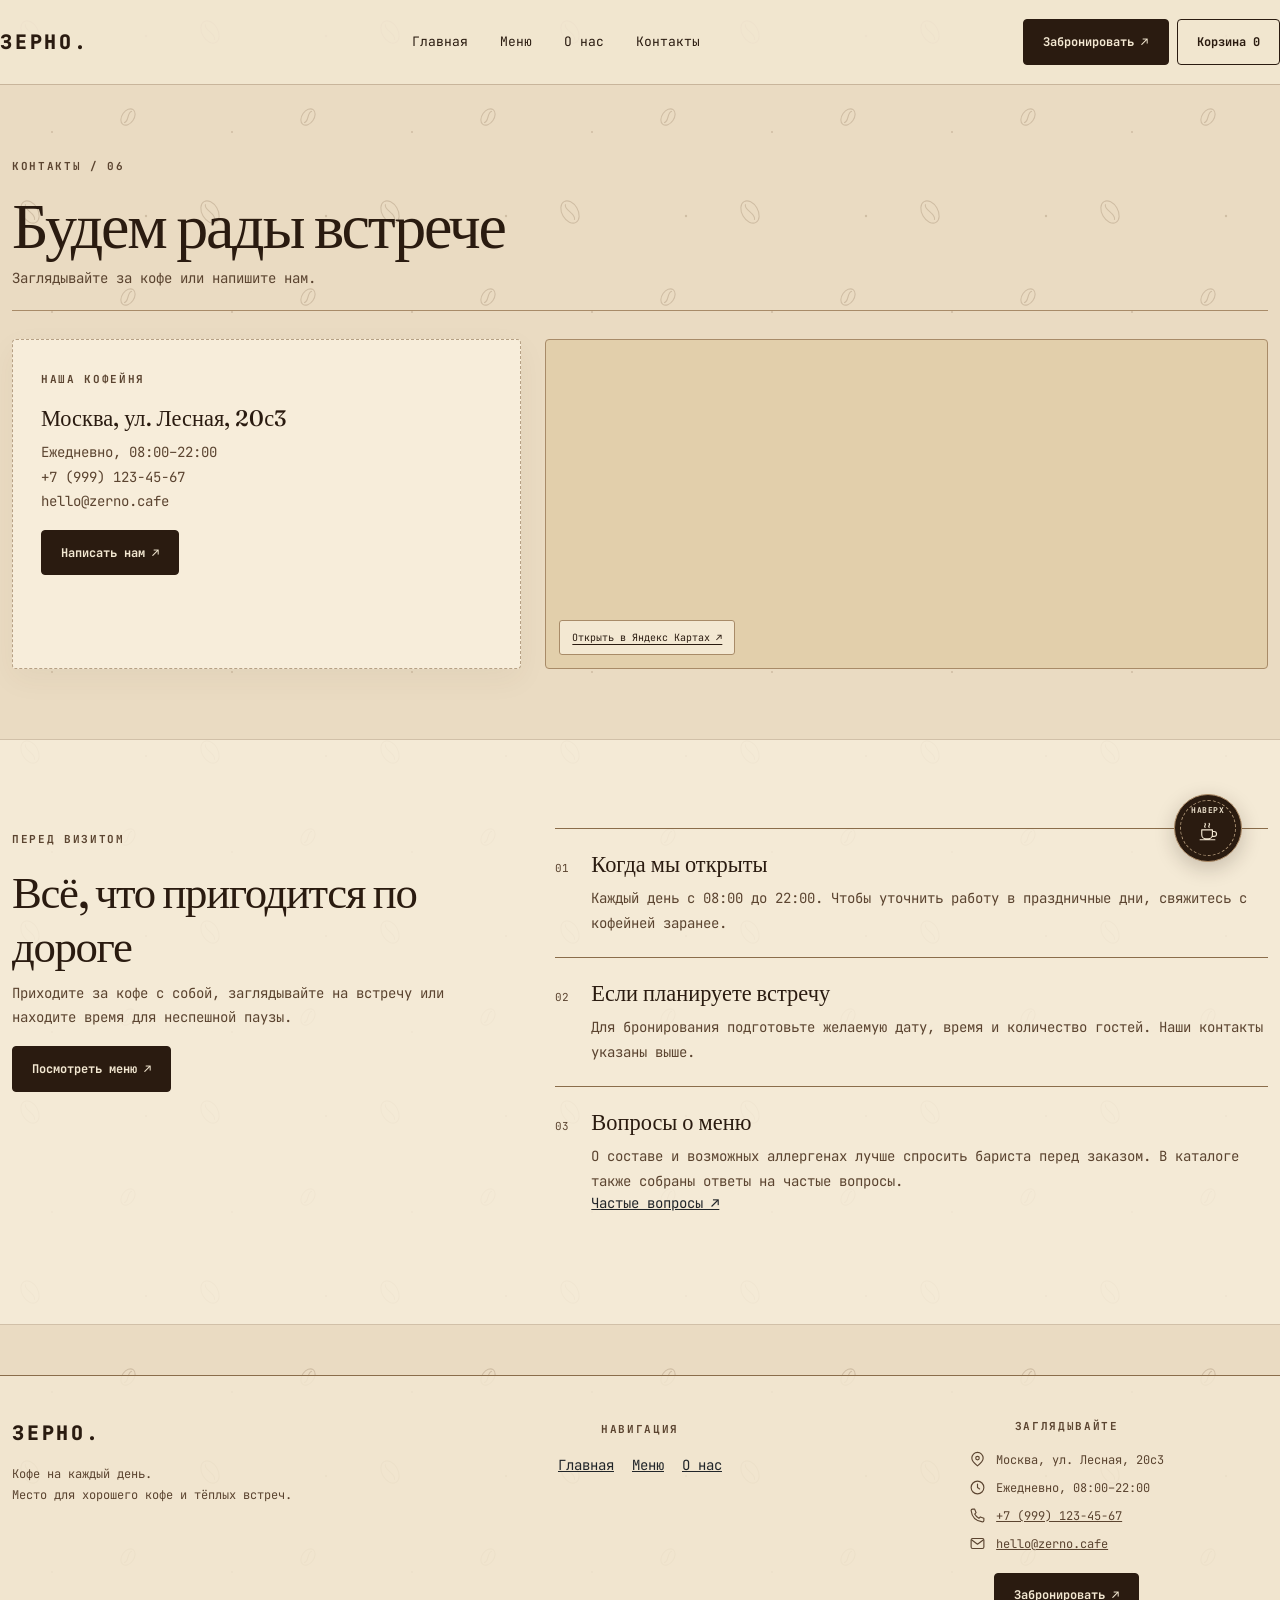
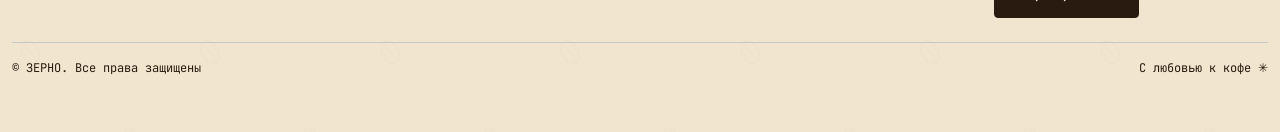
<file: contacts.html>
<!doctype html><html lang="ru"><head><meta charset="utf-8"><meta name="viewport" content="width=device-width,initial-scale=1"><meta name="description" content="ЗЕРНО — сеть уютных кофеен"><title>Контакты — ЗЕРНО</title><link rel="preconnect" href="https://fonts.googleapis.com"><link rel="preconnect" href="https://fonts.gstatic.com" crossorigin><link href="https://fonts.googleapis.com/css2?family=Fraunces:wght@600;700&family=JetBrains+Mono:wght@400;700;800&display=swap" rel="stylesheet"><link href="https://cdn.jsdelivr.net/npm/bootstrap@5.3.3/dist/css/bootstrap.min.css" rel="stylesheet"><link href="css/custom.css" rel="stylesheet"></head><body><a class="skip-link" href="#main">Перейти к содержимому</a><header class="site-header"><nav class="navbar navbar-expand-lg container" aria-label="Основная навигация"><a class="brand" href="index.html">ЗЕРНО.</a><button class="navbar-toggler" type="button" data-bs-toggle="collapse" data-bs-target="#navigation" aria-controls="navigation" aria-expanded="false" aria-label="Открыть меню"><span class="navbar-toggler-icon"></span></button><div class="collapse navbar-collapse" id="navigation"><ul class="navbar-nav mx-auto gap-lg-3"><li class="nav-item"><a class="nav-link" href="index.html">Главная</a></li><li class="nav-item"><a class="nav-link" href="catalog.html">Меню</a></li><li class="nav-item"><a class="nav-link" href="about.html">О нас</a></li><li class="nav-item"><a class="nav-link" href="contacts.html">Контакты</a></li></ul><a class="btn btn-dark me-2" href="order.html">Забронировать ↗</a><button class="btn btn-outline-dark" data-bs-toggle="offcanvas" data-bs-target="#cart" aria-controls="cart">Корзина <span class="cart-count">0</span></button></div></nav></header><main id="main"><section class="section"><div class="container"><div class="section-title"><span class="eyebrow">Контакты / 06</span><h1 class="mt-3">Будем рады встрече</h1><p class="mb-0">Заглядывайте за кофе или напишите нам.</p></div><div class="row g-4"><div class="col-md-5"><div class="receipt h-100"><span class="eyebrow">Наша кофейня</span><h3 class="mt-3">Москва, ул. Лесная, 20с3</h3><p>Ежедневно, 08:00–22:00<br>+7 (999) 123-45-67<br>hello@zerno.cafe</p><a class="btn btn-dark" href="order.html">Написать нам ↗</a></div></div><div class="col-md-7"><div class="contacts-map"><iframe class="location-map" title="Яндекс Карта: Москва, улица Лесная, 20с3" src="https://yandex.ru/map-widget/v1/?ll=37.592994%2C55.780183&amp;pt=37.592994%2C55.780183%2Cpm2rdm&amp;z=16" loading="lazy" allowfullscreen></iframe><a class="contacts-map-link" href="https://yandex.ru/maps/213/moscow/house/lesnaya_ulitsa_20s3/Z04Ycw5iQEwDQFtvfXt5cX1rZw%3D%3D/" target="_blank" rel="noopener noreferrer">Открыть в Яндекс Картах ↗</a></div></div></div></div></section><section class="story-section story-section-alt"><div class="container"><div class="row g-5"><div class="col-lg-5"><span class="eyebrow">Перед визитом</span><h2 class="mt-3">Всё, что пригодится по дороге</h2><p>Приходите за кофе с собой, заглядывайте на встречу или находите время для неспешной паузы.</p><a class="btn btn-dark" href="catalog.html">Посмотреть меню ↗</a></div><div class="col-lg-7"><div class="guide-row"><span>01</span><div><h3>Когда мы открыты</h3><p>Каждый день с 08:00 до 22:00. Чтобы уточнить работу в праздничные дни, свяжитесь с кофейней заранее.</p></div></div><div class="guide-row"><span>02</span><div><h3>Если планируете встречу</h3><p>Для бронирования подготовьте желаемую дату, время и количество гостей. Наши контакты указаны выше.</p></div></div><div class="guide-row"><span>03</span><div><h3>Вопросы о меню</h3><p>О составе и возможных аллергенах лучше спросить бариста перед заказом. В каталоге также собраны ответы на частые вопросы.</p><a class="text-dark" href="catalog.html#faqAccordion">Частые вопросы ↗</a></div></div></div></div></div></section></main><footer class="footer"><div class="container"><div class="row gy-4"><div class="col-md-5"><a class="brand" href="index.html">ЗЕРНО.</a><p class="small-copy mt-3">Кофе на каждый день.<br>Место для хорошего кофе и тёплых встреч.</p></div><div class="col-md-4"><span class="eyebrow">Навигация</span><nav class="footer-nav mt-3" aria-label="Навигация в подвале"><a class="text-dark" href="index.html">Главная</a><a class="text-dark" href="catalog.html">Меню</a><a class="text-dark" href="about.html">О нас</a></nav></div><div class="col-md-3"><span class="eyebrow footer-contact-title">Заглядывайте</span><div class="footer-contacts small-copy mt-3"><div><svg aria-hidden="true" viewBox="0 0 24 24" fill="none" stroke="currentColor" stroke-width="1.6" stroke-linecap="round" stroke-linejoin="round"><path d="M20 10c0 5-8 11-8 11S4 15 4 10a8 8 0 1 1 16 0Z"/><circle cx="12" cy="10" r="2.5"/></svg><span>Москва, ул. Лесная, 20с3</span></div><div><svg aria-hidden="true" viewBox="0 0 24 24" fill="none" stroke="currentColor" stroke-width="1.6" stroke-linecap="round" stroke-linejoin="round"><circle cx="12" cy="12" r="9"/><path d="M12 7v5l3 2"/></svg><span>Ежедневно, 08:00–22:00</span></div><div><svg aria-hidden="true" viewBox="0 0 24 24" fill="none" stroke="currentColor" stroke-width="1.6" stroke-linecap="round" stroke-linejoin="round"><path d="M5 3h3l2 5-2 2a15 15 0 0 0 6 6l2-2 5 2v3a2 2 0 0 1-2 2C10 20 4 14 3 5a2 2 0 0 1 2-2Z"/></svg><span><a href="tel:+79991234567">+7 (999) 123-45-67</a></span></div><div><svg aria-hidden="true" viewBox="0 0 24 24" fill="none" stroke="currentColor" stroke-width="1.6" stroke-linecap="round" stroke-linejoin="round"><rect x="3" y="5" width="18" height="14" rx="2"/><path d="m4 7 8 6 8-6"/></svg><span><a href="mailto:hello@zerno.cafe">hello@zerno.cafe</a></span></div></div><a class="btn btn-dark footer-booking" href="order.html">Забронировать ↗</a></div></div><div class="d-flex justify-content-between border-top border-secondary-subtle pt-3 mt-4 small-copy"><span>© ЗЕРНО. Все права защищены</span><span>С любовью к кофе ✳</span></div></div></footer><div class="offcanvas offcanvas-end" tabindex="-1" id="cart" aria-labelledby="cartTitle"><div class="offcanvas-header"><h2 class="offcanvas-title" id="cartTitle">Ваш чек</h2><button type="button" class="btn-close" data-bs-dismiss="offcanvas" aria-label="Закрыть"></button></div><div class="offcanvas-body"><p>Выбранные позиции</p><div id="cartItems"></div><a href="order.html" class="btn btn-dark mt-3">Оформить заявку ↗</a></div></div><button class="back-to-top" type="button" aria-label="Вернуться наверх" title="Наверх" hidden><span class="back-to-top-label" aria-hidden="true">НАВЕРХ</span><svg class="back-to-top-arrow" aria-hidden="true" viewBox="0 0 28 28" fill="none"><path d="M7 12h13v6a5 5 0 0 1-5 5h-3a5 5 0 0 1-5-5v-6Zm13 2h2a3 3 0 0 1 0 6h-2M5 24h18M11 9c-2-2 2-3 0-5m5 5c-2-2 2-3 0-5" stroke="currentColor" stroke-width="1.4" stroke-linecap="round" stroke-linejoin="round"/></svg></button><script src="https://cdn.jsdelivr.net/npm/bootstrap@5.3.3/dist/js/bootstrap.bundle.min.js"></script><script src="js/main.js"></script></body></html>
</file>
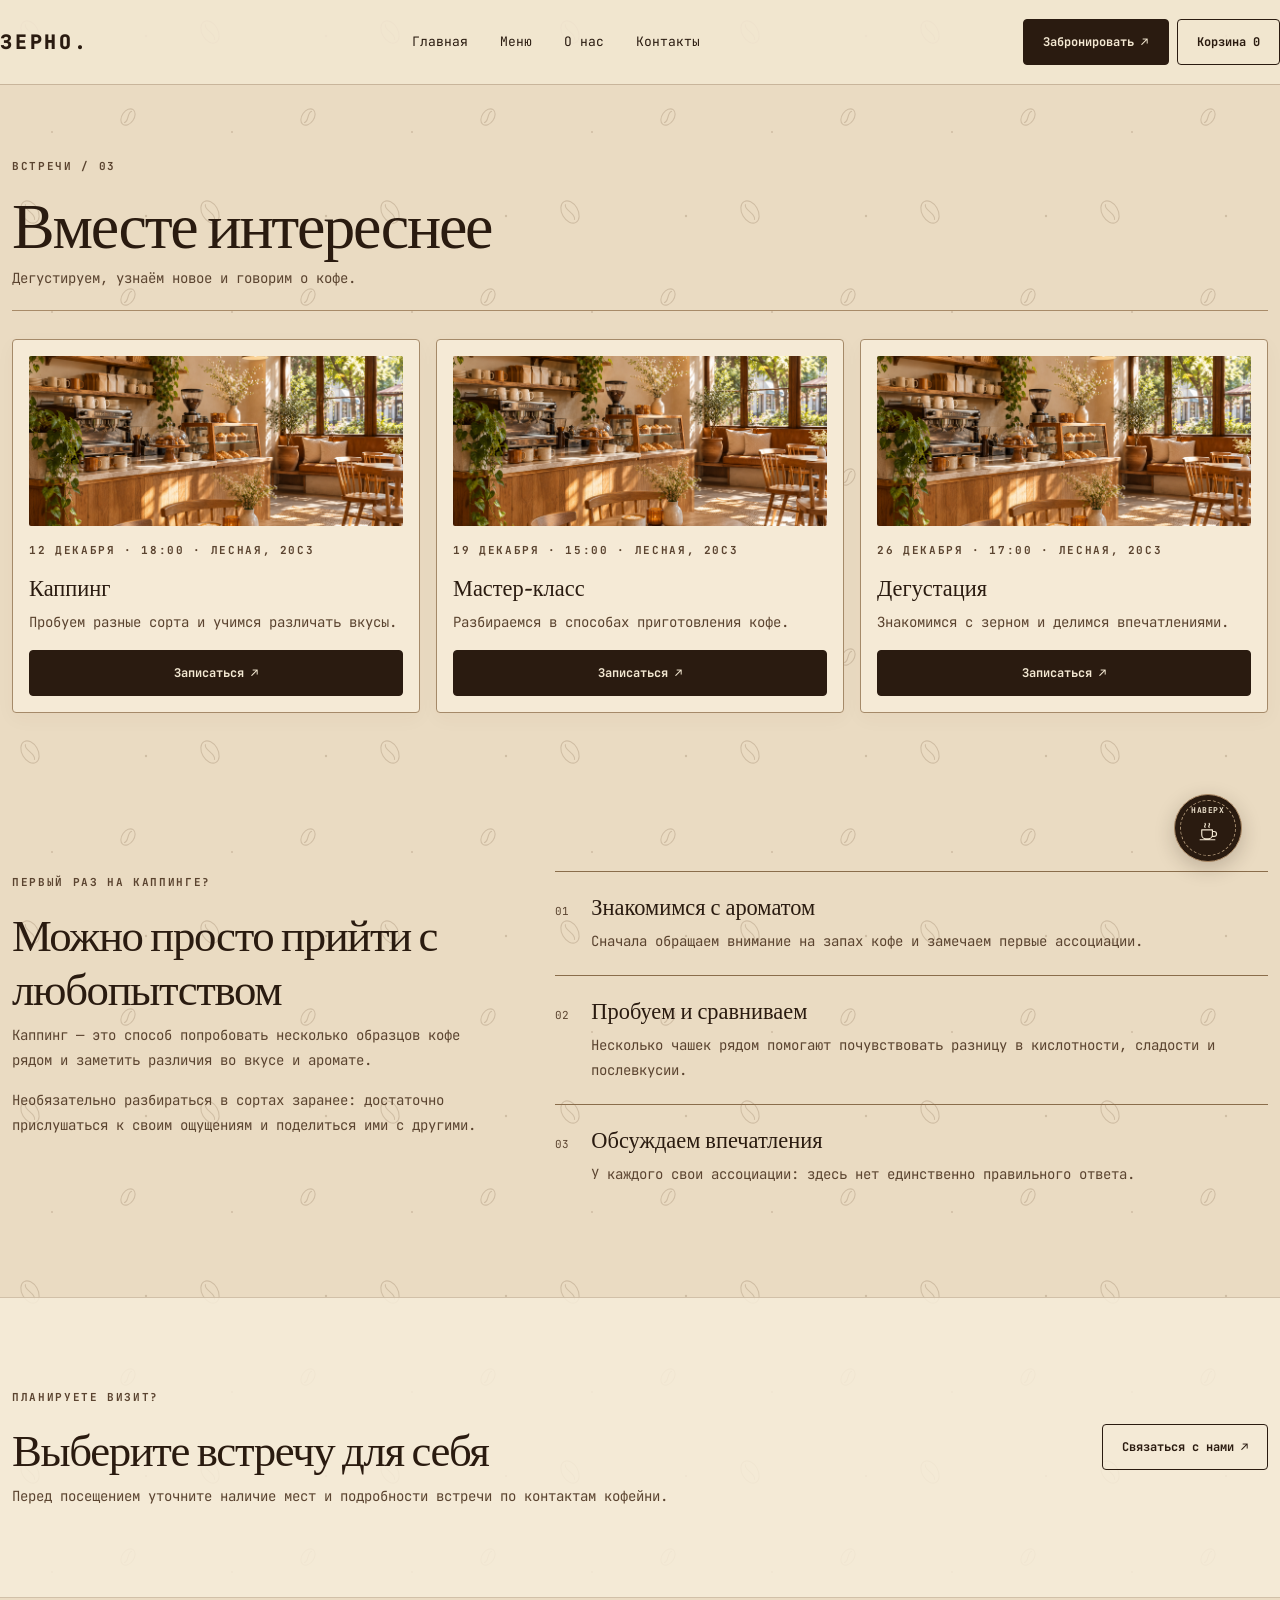
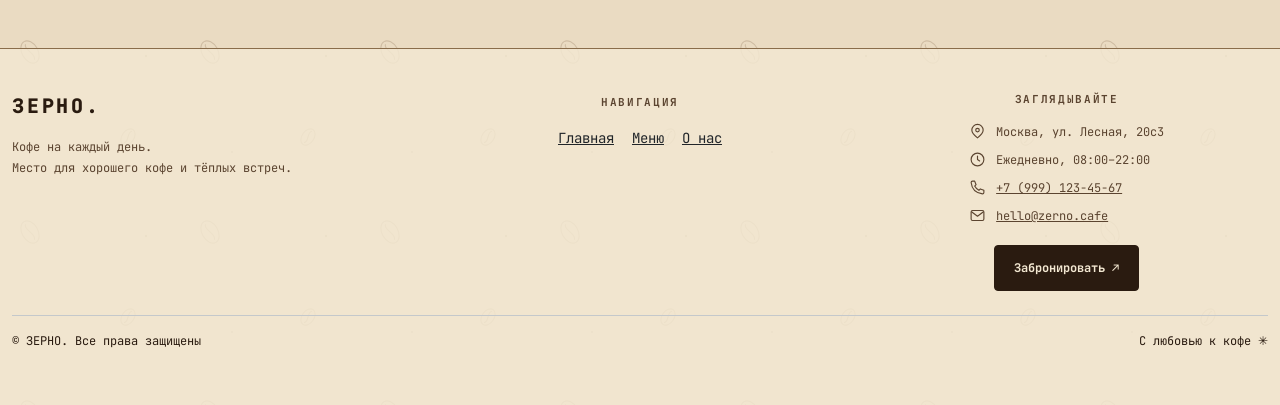
<file: events.html>
<!doctype html><html lang="ru"><head><meta charset="utf-8"><meta name="viewport" content="width=device-width,initial-scale=1"><meta name="description" content="ЗЕРНО — сеть уютных кофеен"><title>Мероприятия — ЗЕРНО</title><link rel="preconnect" href="https://fonts.googleapis.com"><link rel="preconnect" href="https://fonts.gstatic.com" crossorigin><link href="https://fonts.googleapis.com/css2?family=Fraunces:wght@600;700&family=JetBrains+Mono:wght@400;700;800&display=swap" rel="stylesheet"><link href="https://cdn.jsdelivr.net/npm/bootstrap@5.3.3/dist/css/bootstrap.min.css" rel="stylesheet"><link href="css/custom.css" rel="stylesheet"></head><body><a class="skip-link" href="#main">Перейти к содержимому</a><header class="site-header"><nav class="navbar navbar-expand-lg container" aria-label="Основная навигация"><a class="brand" href="index.html">ЗЕРНО.</a><button class="navbar-toggler" type="button" data-bs-toggle="collapse" data-bs-target="#navigation" aria-controls="navigation" aria-expanded="false" aria-label="Открыть меню"><span class="navbar-toggler-icon"></span></button><div class="collapse navbar-collapse" id="navigation"><ul class="navbar-nav mx-auto gap-lg-3"><li class="nav-item"><a class="nav-link" href="index.html">Главная</a></li><li class="nav-item"><a class="nav-link" href="catalog.html">Меню</a></li><li class="nav-item"><a class="nav-link" href="about.html">О нас</a></li><li class="nav-item"><a class="nav-link" href="contacts.html">Контакты</a></li></ul><a class="btn btn-dark me-2" href="order.html">Забронировать ↗</a><button class="btn btn-outline-dark" data-bs-toggle="offcanvas" data-bs-target="#cart" aria-controls="cart">Корзина <span class="cart-count">0</span></button></div></nav></header><main id="main"><section class="section"><div class="container"><div class="section-title"><span class="eyebrow">Встречи / 03</span><h1 class="mt-3">Вместе интереснее</h1><p class="mb-0">Дегустируем, узнаём новое и говорим о кофе.</p></div><div class="row g-3"><div class="col-md-4"><article class="card paper-card"><div class="placeholder-art photo-interior event-one mb-3"></div><span class="eyebrow">12 декабря · 18:00 · Лесная, 20с3</span><h3 class="mt-3">Каппинг</h3><p>Пробуем разные сорта и учимся различать вкусы.</p><button class="btn btn-dark mt-auto" data-bs-toggle="modal" data-bs-target="#eventModal">Записаться ↗</button></article></div><div class="col-md-4"><article class="card paper-card"><div class="placeholder-art photo-interior event-two mb-3"></div><span class="eyebrow">19 декабря · 15:00 · Лесная, 20с3</span><h3 class="mt-3">Мастер-класс</h3><p>Разбираемся в способах приготовления кофе.</p><button class="btn btn-dark mt-auto" data-bs-toggle="modal" data-bs-target="#eventModal">Записаться ↗</button></article></div><div class="col-md-4"><article class="card paper-card"><div class="placeholder-art photo-interior event-three mb-3"></div><span class="eyebrow">26 декабря · 17:00 · Лесная, 20с3</span><h3 class="mt-3">Дегустация</h3><p>Знакомимся с зерном и делимся впечатлениями.</p><button class="btn btn-dark mt-auto" data-bs-toggle="modal" data-bs-target="#eventModal">Записаться ↗</button></article></div></div></div></section><div class="modal fade" id="eventModal" tabindex="-1" aria-labelledby="eventTitle" aria-hidden="true"><div class="modal-dialog modal-dialog-centered"><div class="modal-content"><div class="modal-header"><h2 class="modal-title fs-3" id="eventTitle">Запись на встречу</h2><button class="btn-close" data-bs-dismiss="modal" aria-label="Закрыть"></button></div><div class="modal-body"><p>Оставьте заявку и укажите название мероприятия в комментарии.</p><a class="btn btn-dark" href="order.html">Перейти к заявке ↗</a></div></div></div></div><section class="story-section"><div class="container"><div class="row g-5"><div class="col-lg-5"><span class="eyebrow">Первый раз на каппинге?</span><h2 class="mt-3">Можно просто прийти с любопытством</h2><p>Каппинг — это способ попробовать несколько образцов кофе рядом и заметить различия во вкусе и аромате.</p><p>Необязательно разбираться в сортах заранее: достаточно прислушаться к своим ощущениям и поделиться ими с другими.</p></div><div class="col-lg-7"><div class="guide-row"><span>01</span><div><h3>Знакомимся с ароматом</h3><p>Сначала обращаем внимание на запах кофе и замечаем первые ассоциации.</p></div></div><div class="guide-row"><span>02</span><div><h3>Пробуем и сравниваем</h3><p>Несколько чашек рядом помогают почувствовать разницу в кислотности, сладости и послевкусии.</p></div></div><div class="guide-row"><span>03</span><div><h3>Обсуждаем впечатления</h3><p>У каждого свои ассоциации: здесь нет единственно правильного ответа.</p></div></div></div></div></div></section><section class="story-section story-section-alt"><div class="container"><div class="row g-4 align-items-center"><div class="col-md-8"><span class="eyebrow">Планируете визит?</span><h2 class="mt-3">Выберите встречу для себя</h2><p class="mb-0">Перед посещением уточните наличие мест и подробности встречи по контактам кофейни.</p></div><div class="col-md-4 text-md-end"><a class="btn btn-outline-dark" href="contacts.html">Связаться с нами ↗</a></div></div></div></section></main><footer class="footer"><div class="container"><div class="row gy-4"><div class="col-md-5"><a class="brand" href="index.html">ЗЕРНО.</a><p class="small-copy mt-3">Кофе на каждый день.<br>Место для хорошего кофе и тёплых встреч.</p></div><div class="col-md-4"><span class="eyebrow">Навигация</span><nav class="footer-nav mt-3" aria-label="Навигация в подвале"><a class="text-dark" href="index.html">Главная</a><a class="text-dark" href="catalog.html">Меню</a><a class="text-dark" href="about.html">О нас</a></nav></div><div class="col-md-3"><span class="eyebrow footer-contact-title">Заглядывайте</span><div class="footer-contacts small-copy mt-3"><div><svg aria-hidden="true" viewBox="0 0 24 24" fill="none" stroke="currentColor" stroke-width="1.6" stroke-linecap="round" stroke-linejoin="round"><path d="M20 10c0 5-8 11-8 11S4 15 4 10a8 8 0 1 1 16 0Z"/><circle cx="12" cy="10" r="2.5"/></svg><span>Москва, ул. Лесная, 20с3</span></div><div><svg aria-hidden="true" viewBox="0 0 24 24" fill="none" stroke="currentColor" stroke-width="1.6" stroke-linecap="round" stroke-linejoin="round"><circle cx="12" cy="12" r="9"/><path d="M12 7v5l3 2"/></svg><span>Ежедневно, 08:00–22:00</span></div><div><svg aria-hidden="true" viewBox="0 0 24 24" fill="none" stroke="currentColor" stroke-width="1.6" stroke-linecap="round" stroke-linejoin="round"><path d="M5 3h3l2 5-2 2a15 15 0 0 0 6 6l2-2 5 2v3a2 2 0 0 1-2 2C10 20 4 14 3 5a2 2 0 0 1 2-2Z"/></svg><span><a href="tel:+79991234567">+7 (999) 123-45-67</a></span></div><div><svg aria-hidden="true" viewBox="0 0 24 24" fill="none" stroke="currentColor" stroke-width="1.6" stroke-linecap="round" stroke-linejoin="round"><rect x="3" y="5" width="18" height="14" rx="2"/><path d="m4 7 8 6 8-6"/></svg><span><a href="mailto:hello@zerno.cafe">hello@zerno.cafe</a></span></div></div><a class="btn btn-dark footer-booking" href="order.html">Забронировать ↗</a></div></div><div class="d-flex justify-content-between border-top border-secondary-subtle pt-3 mt-4 small-copy"><span>© ЗЕРНО. Все права защищены</span><span>С любовью к кофе ✳</span></div></div></footer><div class="offcanvas offcanvas-end" tabindex="-1" id="cart" aria-labelledby="cartTitle"><div class="offcanvas-header"><h2 class="offcanvas-title" id="cartTitle">Ваш чек</h2><button type="button" class="btn-close" data-bs-dismiss="offcanvas" aria-label="Закрыть"></button></div><div class="offcanvas-body"><p>Выбранные позиции</p><div id="cartItems"></div><a href="order.html" class="btn btn-dark mt-3">Оформить заявку ↗</a></div></div><button class="back-to-top" type="button" aria-label="Вернуться наверх" title="Наверх" hidden><span class="back-to-top-label" aria-hidden="true">НАВЕРХ</span><svg class="back-to-top-arrow" aria-hidden="true" viewBox="0 0 28 28" fill="none"><path d="M7 12h13v6a5 5 0 0 1-5 5h-3a5 5 0 0 1-5-5v-6Zm13 2h2a3 3 0 0 1 0 6h-2M5 24h18M11 9c-2-2 2-3 0-5m5 5c-2-2 2-3 0-5" stroke="currentColor" stroke-width="1.4" stroke-linecap="round" stroke-linejoin="round"/></svg></button><script src="https://cdn.jsdelivr.net/npm/bootstrap@5.3.3/dist/js/bootstrap.bundle.min.js"></script><script src="js/main.js"></script></body></html>
</file>
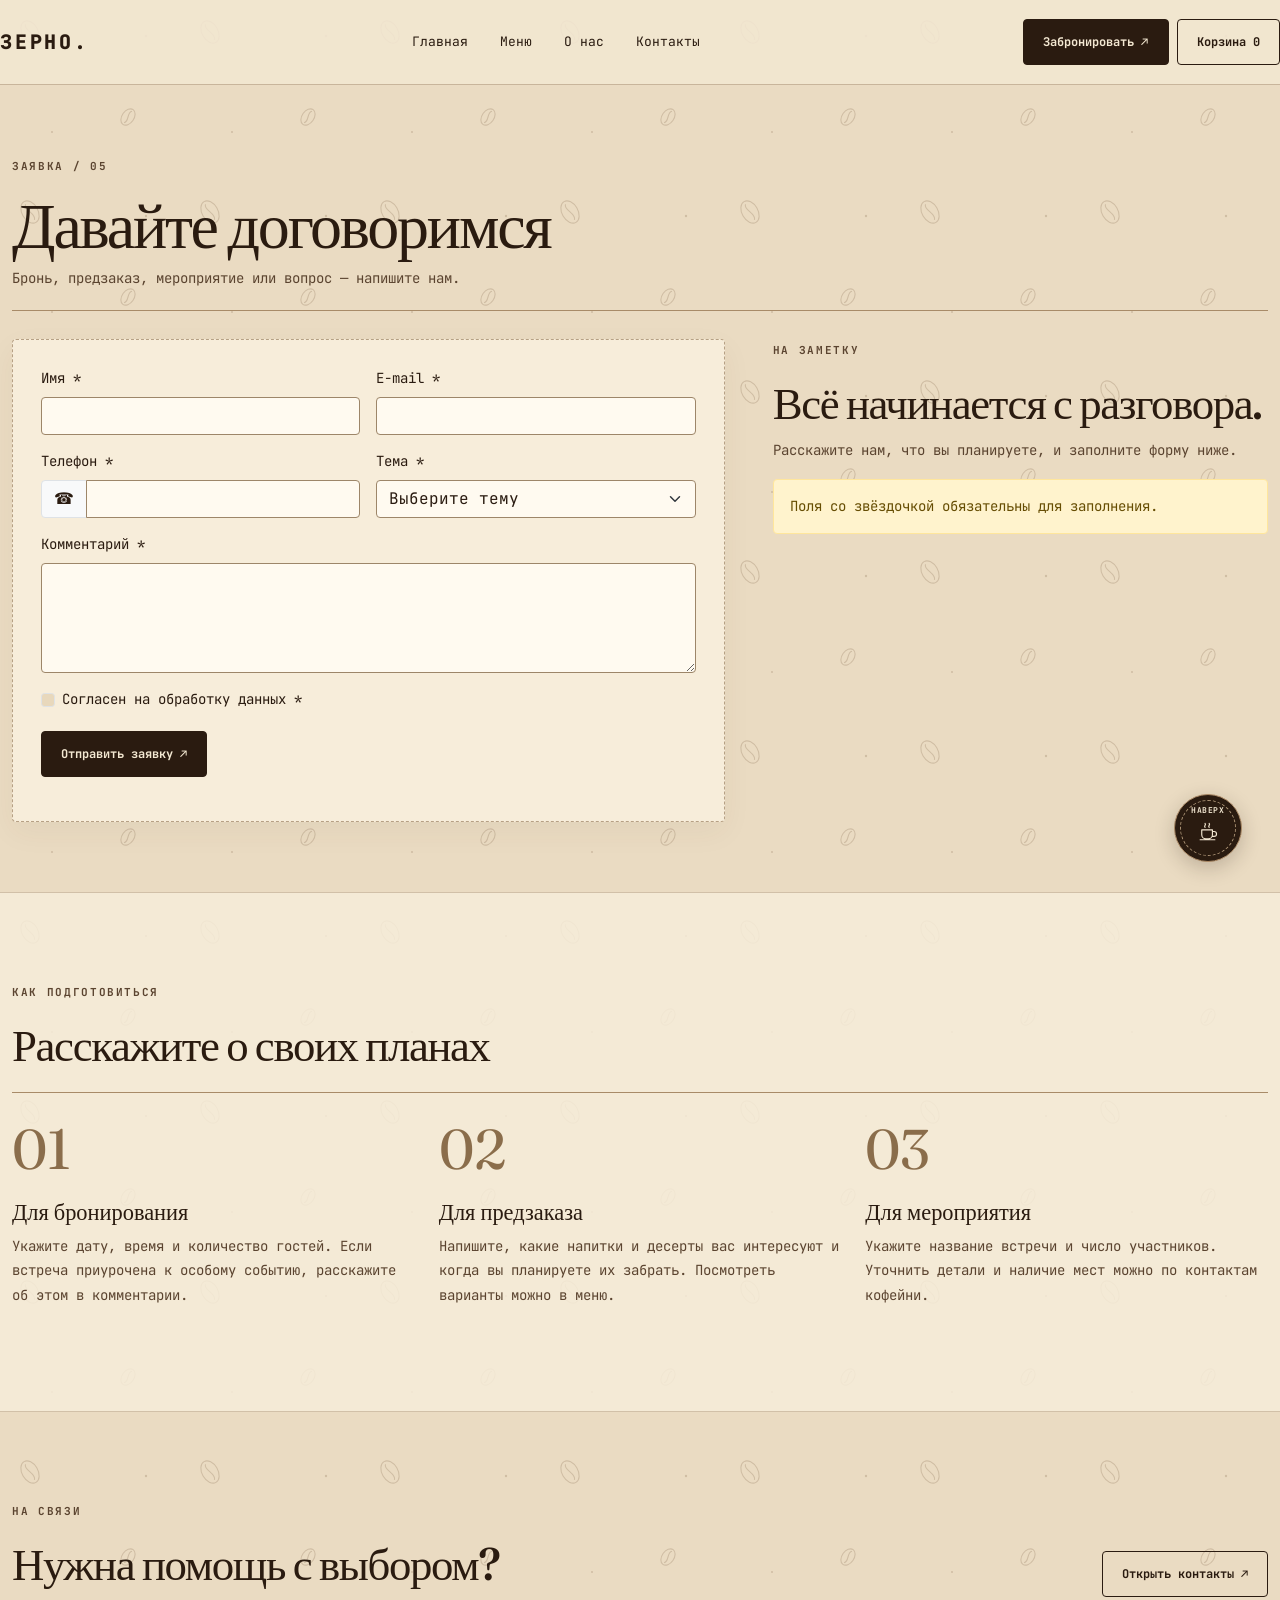
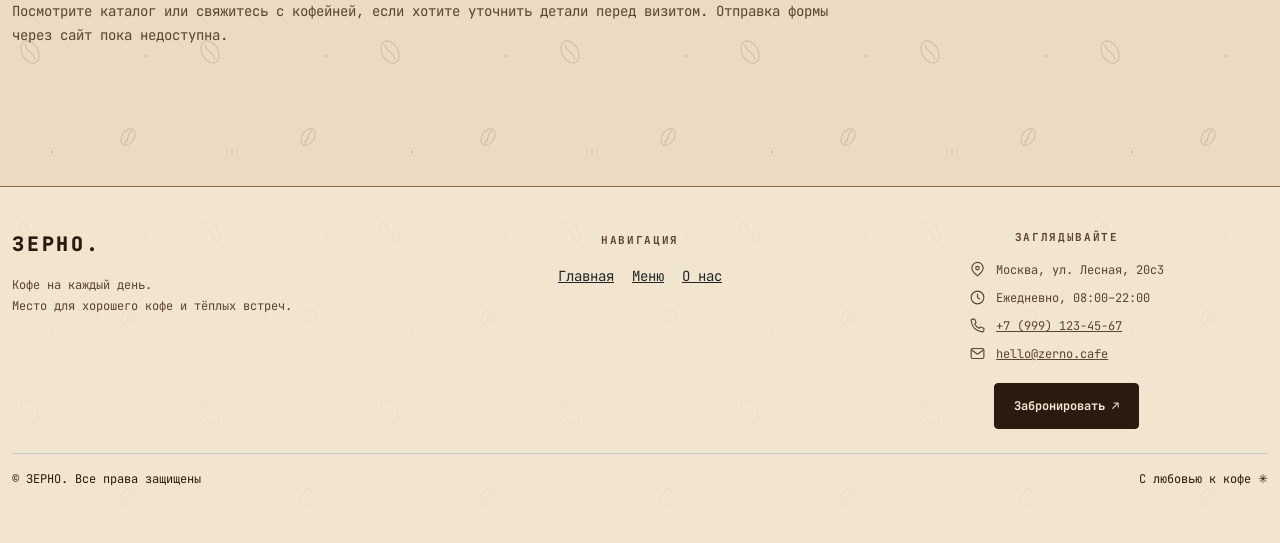
<file: order.html>
<!doctype html><html lang="ru"><head><meta charset="utf-8"><meta name="viewport" content="width=device-width,initial-scale=1"><meta name="description" content="ЗЕРНО — сеть уютных кофеен"><title>Заявка — ЗЕРНО</title><link rel="preconnect" href="https://fonts.googleapis.com"><link rel="preconnect" href="https://fonts.gstatic.com" crossorigin><link href="https://fonts.googleapis.com/css2?family=Fraunces:wght@600;700&family=JetBrains+Mono:wght@400;700;800&display=swap" rel="stylesheet"><link href="https://cdn.jsdelivr.net/npm/bootstrap@5.3.3/dist/css/bootstrap.min.css" rel="stylesheet"><link href="css/custom.css" rel="stylesheet"></head><body><a class="skip-link" href="#main">Перейти к содержимому</a><header class="site-header"><nav class="navbar navbar-expand-lg container" aria-label="Основная навигация"><a class="brand" href="index.html">ЗЕРНО.</a><button class="navbar-toggler" type="button" data-bs-toggle="collapse" data-bs-target="#navigation" aria-controls="navigation" aria-expanded="false" aria-label="Открыть меню"><span class="navbar-toggler-icon"></span></button><div class="collapse navbar-collapse" id="navigation"><ul class="navbar-nav mx-auto gap-lg-3"><li class="nav-item"><a class="nav-link" href="index.html">Главная</a></li><li class="nav-item"><a class="nav-link" href="catalog.html">Меню</a></li><li class="nav-item"><a class="nav-link" href="about.html">О нас</a></li><li class="nav-item"><a class="nav-link" href="contacts.html">Контакты</a></li></ul><a class="btn btn-dark me-2" href="order.html">Забронировать ↗</a><button class="btn btn-outline-dark" data-bs-toggle="offcanvas" data-bs-target="#cart" aria-controls="cart">Корзина <span class="cart-count">0</span></button></div></nav></header><main id="main"><section class="section"><div class="container"><div class="section-title"><span class="eyebrow">Заявка / 05</span><h1 class="mt-3">Давайте договоримся</h1><p class="mb-0">Бронь, предзаказ, мероприятие или вопрос — напишите нам.</p></div><div class="row g-5"><div class="col-lg-7"><div class="receipt"><form class="demo-form row g-3"><div class="col-md-6"><label class="form-label" for="name">Имя *</label><input class="form-control" id="name" name="name" required></div><div class="col-md-6"><label class="form-label" for="email">E-mail *</label><input class="form-control" type="email" id="email" name="email" required></div><div class="col-md-6"><label class="form-label" for="phone">Телефон *</label><div class="input-group"><span class="input-group-text">☎</span><input class="form-control" type="tel" id="phone" name="phone" required></div></div><div class="col-md-6"><label class="form-label" for="topic">Тема *</label><select class="form-select" id="topic" name="topic" required><option value="">Выберите тему</option><option>Бронирование</option><option>Предзаказ</option><option>Кейтеринг</option><option>Мероприятие</option><option>Обратная связь</option></select></div><div class="col-12"><label class="form-label" for="comment">Комментарий *</label><textarea class="form-control" id="comment" name="comment" rows="4" required></textarea></div><div class="col-12"><div class="form-check"><input class="form-check-input" type="checkbox" id="consent" name="consent" required><label class="form-check-label" for="consent">Согласен на обработку данных *</label></div></div><div class="col-12"><button class="btn btn-dark" type="submit">Отправить заявку ↗</button></div><div class="col-12 form-result" aria-live="polite"></div></form></div></div><div class="col-lg-5"><span class="eyebrow">На заметку</span><h2 class="mt-3">Всё начинается с разговора.</h2><p>Расскажите нам, что вы планируете, и заполните форму ниже.</p><div class="alert alert-warning" role="alert">Поля со звёздочкой обязательны для заполнения.</div></div></div></div></section><section class="story-section story-section-alt"><div class="container"><div class="section-title"><span class="eyebrow">Как подготовиться</span><h2 class="mt-3 mb-0">Расскажите о своих планах</h2></div><div class="row g-4"><div class="col-md-4"><div class="story-number">01</div><h3>Для бронирования</h3><p>Укажите дату, время и количество гостей. Если встреча приурочена к особому событию, расскажите об этом в комментарии.</p></div><div class="col-md-4"><div class="story-number">02</div><h3>Для предзаказа</h3><p>Напишите, какие напитки и десерты вас интересуют и когда вы планируете их забрать. Посмотреть варианты можно в меню.</p></div><div class="col-md-4"><div class="story-number">03</div><h3>Для мероприятия</h3><p>Укажите название встречи и число участников. Уточнить детали и наличие мест можно по контактам кофейни.</p></div></div></div></section><section class="story-section"><div class="container"><div class="row align-items-center g-4"><div class="col-md-8"><span class="eyebrow">На связи</span><h2 class="mt-3">Нужна помощь с выбором?</h2><p class="mb-0">Посмотрите каталог или свяжитесь с кофейней, если хотите уточнить детали перед визитом. Отправка формы через сайт пока недоступна.</p></div><div class="col-md-4 text-md-end"><a class="btn btn-outline-dark" href="contacts.html">Открыть контакты ↗</a></div></div></div></section></main><footer class="footer"><div class="container"><div class="row gy-4"><div class="col-md-5"><a class="brand" href="index.html">ЗЕРНО.</a><p class="small-copy mt-3">Кофе на каждый день.<br>Место для хорошего кофе и тёплых встреч.</p></div><div class="col-md-4"><span class="eyebrow">Навигация</span><nav class="footer-nav mt-3" aria-label="Навигация в подвале"><a class="text-dark" href="index.html">Главная</a><a class="text-dark" href="catalog.html">Меню</a><a class="text-dark" href="about.html">О нас</a></nav></div><div class="col-md-3"><span class="eyebrow footer-contact-title">Заглядывайте</span><div class="footer-contacts small-copy mt-3"><div><svg aria-hidden="true" viewBox="0 0 24 24" fill="none" stroke="currentColor" stroke-width="1.6" stroke-linecap="round" stroke-linejoin="round"><path d="M20 10c0 5-8 11-8 11S4 15 4 10a8 8 0 1 1 16 0Z"/><circle cx="12" cy="10" r="2.5"/></svg><span>Москва, ул. Лесная, 20с3</span></div><div><svg aria-hidden="true" viewBox="0 0 24 24" fill="none" stroke="currentColor" stroke-width="1.6" stroke-linecap="round" stroke-linejoin="round"><circle cx="12" cy="12" r="9"/><path d="M12 7v5l3 2"/></svg><span>Ежедневно, 08:00–22:00</span></div><div><svg aria-hidden="true" viewBox="0 0 24 24" fill="none" stroke="currentColor" stroke-width="1.6" stroke-linecap="round" stroke-linejoin="round"><path d="M5 3h3l2 5-2 2a15 15 0 0 0 6 6l2-2 5 2v3a2 2 0 0 1-2 2C10 20 4 14 3 5a2 2 0 0 1 2-2Z"/></svg><span><a href="tel:+79991234567">+7 (999) 123-45-67</a></span></div><div><svg aria-hidden="true" viewBox="0 0 24 24" fill="none" stroke="currentColor" stroke-width="1.6" stroke-linecap="round" stroke-linejoin="round"><rect x="3" y="5" width="18" height="14" rx="2"/><path d="m4 7 8 6 8-6"/></svg><span><a href="mailto:hello@zerno.cafe">hello@zerno.cafe</a></span></div></div><a class="btn btn-dark footer-booking" href="order.html">Забронировать ↗</a></div></div><div class="d-flex justify-content-between border-top border-secondary-subtle pt-3 mt-4 small-copy"><span>© ЗЕРНО. Все права защищены</span><span>С любовью к кофе ✳</span></div></div></footer><div class="offcanvas offcanvas-end" tabindex="-1" id="cart" aria-labelledby="cartTitle"><div class="offcanvas-header"><h2 class="offcanvas-title" id="cartTitle">Ваш чек</h2><button type="button" class="btn-close" data-bs-dismiss="offcanvas" aria-label="Закрыть"></button></div><div class="offcanvas-body"><p>Выбранные позиции</p><div id="cartItems"></div><a href="order.html" class="btn btn-dark mt-3">Оформить заявку ↗</a></div></div><button class="back-to-top" type="button" aria-label="Вернуться наверх" title="Наверх" hidden><span class="back-to-top-label" aria-hidden="true">НАВЕРХ</span><svg class="back-to-top-arrow" aria-hidden="true" viewBox="0 0 28 28" fill="none"><path d="M7 12h13v6a5 5 0 0 1-5 5h-3a5 5 0 0 1-5-5v-6Zm13 2h2a3 3 0 0 1 0 6h-2M5 24h18M11 9c-2-2 2-3 0-5m5 5c-2-2 2-3 0-5" stroke="currentColor" stroke-width="1.4" stroke-linecap="round" stroke-linejoin="round"/></svg></button><script src="https://cdn.jsdelivr.net/npm/bootstrap@5.3.3/dist/js/bootstrap.bundle.min.js"></script><script src="js/main.js"></script></body></html>
</file>
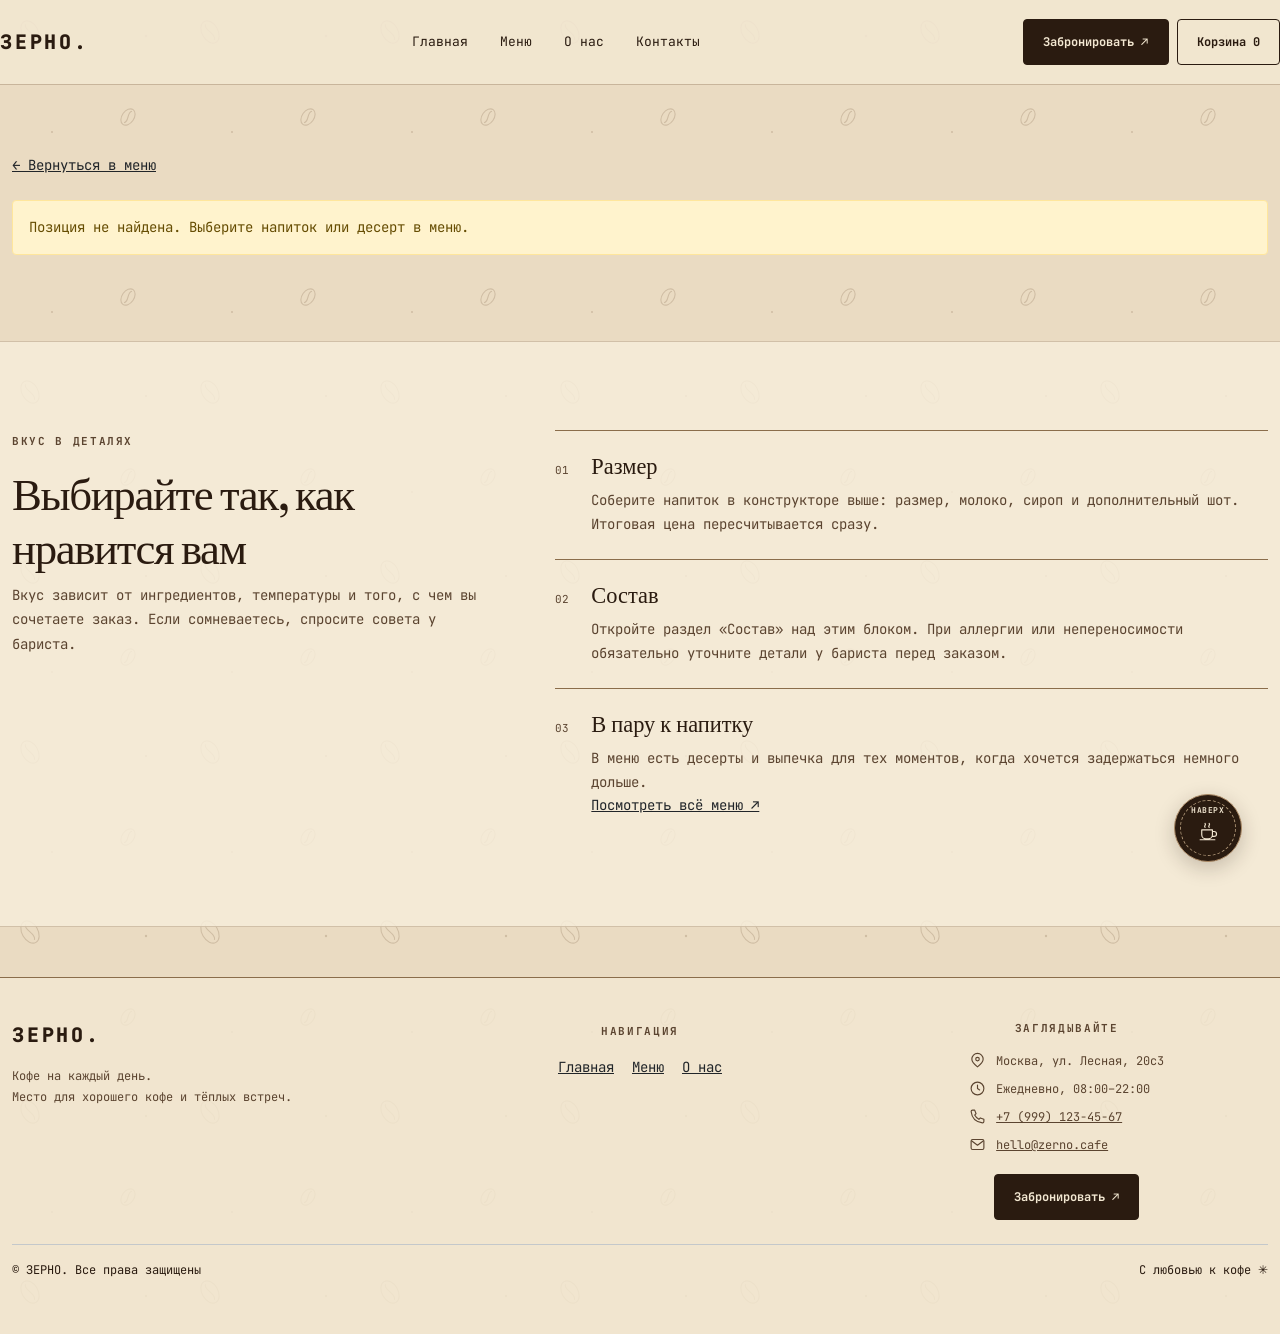
<file: product.html>
<!doctype html><html lang="ru"><head><meta charset="utf-8"><meta name="viewport" content="width=device-width,initial-scale=1"><meta name="description" content="ЗЕРНО — сеть уютных кофеен"><title>Позиция меню — ЗЕРНО</title><link rel="preconnect" href="https://fonts.googleapis.com"><link rel="preconnect" href="https://fonts.gstatic.com" crossorigin><link href="https://fonts.googleapis.com/css2?family=Fraunces:wght@600;700&family=JetBrains+Mono:wght@400;700;800&display=swap" rel="stylesheet"><link href="https://cdn.jsdelivr.net/npm/bootstrap@5.3.3/dist/css/bootstrap.min.css" rel="stylesheet"><link href="css/custom.css" rel="stylesheet"></head><body><a class="skip-link" href="#main">Перейти к содержимому</a><header class="site-header"><nav class="navbar navbar-expand-lg container" aria-label="Основная навигация"><a class="brand" href="index.html">ЗЕРНО.</a><button class="navbar-toggler" type="button" data-bs-toggle="collapse" data-bs-target="#navigation" aria-controls="navigation" aria-expanded="false" aria-label="Открыть меню"><span class="navbar-toggler-icon"></span></button><div class="collapse navbar-collapse" id="navigation"><ul class="navbar-nav mx-auto gap-lg-3"><li class="nav-item"><a class="nav-link" href="index.html">Главная</a></li><li class="nav-item"><a class="nav-link" href="catalog.html">Меню</a></li><li class="nav-item"><a class="nav-link" href="about.html">О нас</a></li><li class="nav-item"><a class="nav-link" href="contacts.html">Контакты</a></li></ul><a class="btn btn-dark me-2" href="order.html">Забронировать ↗</a><button class="btn btn-outline-dark" data-bs-toggle="offcanvas" data-bs-target="#cart" aria-controls="cart">Корзина <span class="cart-count">0</span></button></div></nav></header><main id="main"><section class="section"><div class="container"><a class="text-dark" href="catalog.html">← Вернуться в меню</a><div id="product" class="mt-4"></div></div></section><section class="story-section story-section-alt"><div class="container"><div class="row g-5"><div class="col-lg-5"><span class="eyebrow">Вкус в деталях</span><h2 class="mt-3">Выбирайте так, как нравится вам</h2><p>Вкус зависит от ингредиентов, температуры и того, с чем вы сочетаете заказ. Если сомневаетесь, спросите совета у бариста.</p></div><div class="col-lg-7"><div class="guide-row"><span>01</span><div><h3>Размер</h3><p>Соберите напиток в конструкторе выше: размер, молоко, сироп и дополнительный шот. Итоговая цена пересчитывается сразу.</p></div></div><div class="guide-row"><span>02</span><div><h3>Состав</h3><p>Откройте раздел «Состав» над этим блоком. При аллергии или непереносимости обязательно уточните детали у бариста перед заказом.</p></div></div><div class="guide-row"><span>03</span><div><h3>В пару к напитку</h3><p>В меню есть десерты и выпечка для тех моментов, когда хочется задержаться немного дольше.</p><a class="text-dark" href="catalog.html">Посмотреть всё меню ↗</a></div></div></div></div></div></section></main><footer class="footer"><div class="container"><div class="row gy-4"><div class="col-md-5"><a class="brand" href="index.html">ЗЕРНО.</a><p class="small-copy mt-3">Кофе на каждый день.<br>Место для хорошего кофе и тёплых встреч.</p></div><div class="col-md-4"><span class="eyebrow">Навигация</span><nav class="footer-nav mt-3" aria-label="Навигация в подвале"><a class="text-dark" href="index.html">Главная</a><a class="text-dark" href="catalog.html">Меню</a><a class="text-dark" href="about.html">О нас</a></nav></div><div class="col-md-3"><span class="eyebrow footer-contact-title">Заглядывайте</span><div class="footer-contacts small-copy mt-3"><div><svg aria-hidden="true" viewBox="0 0 24 24" fill="none" stroke="currentColor" stroke-width="1.6" stroke-linecap="round" stroke-linejoin="round"><path d="M20 10c0 5-8 11-8 11S4 15 4 10a8 8 0 1 1 16 0Z"/><circle cx="12" cy="10" r="2.5"/></svg><span>Москва, ул. Лесная, 20с3</span></div><div><svg aria-hidden="true" viewBox="0 0 24 24" fill="none" stroke="currentColor" stroke-width="1.6" stroke-linecap="round" stroke-linejoin="round"><circle cx="12" cy="12" r="9"/><path d="M12 7v5l3 2"/></svg><span>Ежедневно, 08:00–22:00</span></div><div><svg aria-hidden="true" viewBox="0 0 24 24" fill="none" stroke="currentColor" stroke-width="1.6" stroke-linecap="round" stroke-linejoin="round"><path d="M5 3h3l2 5-2 2a15 15 0 0 0 6 6l2-2 5 2v3a2 2 0 0 1-2 2C10 20 4 14 3 5a2 2 0 0 1 2-2Z"/></svg><span><a href="tel:+79991234567">+7 (999) 123-45-67</a></span></div><div><svg aria-hidden="true" viewBox="0 0 24 24" fill="none" stroke="currentColor" stroke-width="1.6" stroke-linecap="round" stroke-linejoin="round"><rect x="3" y="5" width="18" height="14" rx="2"/><path d="m4 7 8 6 8-6"/></svg><span><a href="mailto:hello@zerno.cafe">hello@zerno.cafe</a></span></div></div><a class="btn btn-dark footer-booking" href="order.html">Забронировать ↗</a></div></div><div class="d-flex justify-content-between border-top border-secondary-subtle pt-3 mt-4 small-copy"><span>© ЗЕРНО. Все права защищены</span><span>С любовью к кофе ✳</span></div></div></footer><div class="offcanvas offcanvas-end" tabindex="-1" id="cart" aria-labelledby="cartTitle"><div class="offcanvas-header"><h2 class="offcanvas-title" id="cartTitle">Ваш чек</h2><button type="button" class="btn-close" data-bs-dismiss="offcanvas" aria-label="Закрыть"></button></div><div class="offcanvas-body"><p>Выбранные позиции</p><div id="cartItems"></div><a href="order.html" class="btn btn-dark mt-3">Оформить заявку ↗</a></div></div><button class="back-to-top" type="button" aria-label="Вернуться наверх" title="Наверх" hidden><span class="back-to-top-label" aria-hidden="true">НАВЕРХ</span><svg class="back-to-top-arrow" aria-hidden="true" viewBox="0 0 28 28" fill="none"><path d="M7 12h13v6a5 5 0 0 1-5 5h-3a5 5 0 0 1-5-5v-6Zm13 2h2a3 3 0 0 1 0 6h-2M5 24h18M11 9c-2-2 2-3 0-5m5 5c-2-2 2-3 0-5" stroke="currentColor" stroke-width="1.4" stroke-linecap="round" stroke-linejoin="round"/></svg></button><script src="https://cdn.jsdelivr.net/npm/bootstrap@5.3.3/dist/js/bootstrap.bundle.min.js"></script><script src="js/main.js"></script></body></html>
</file>
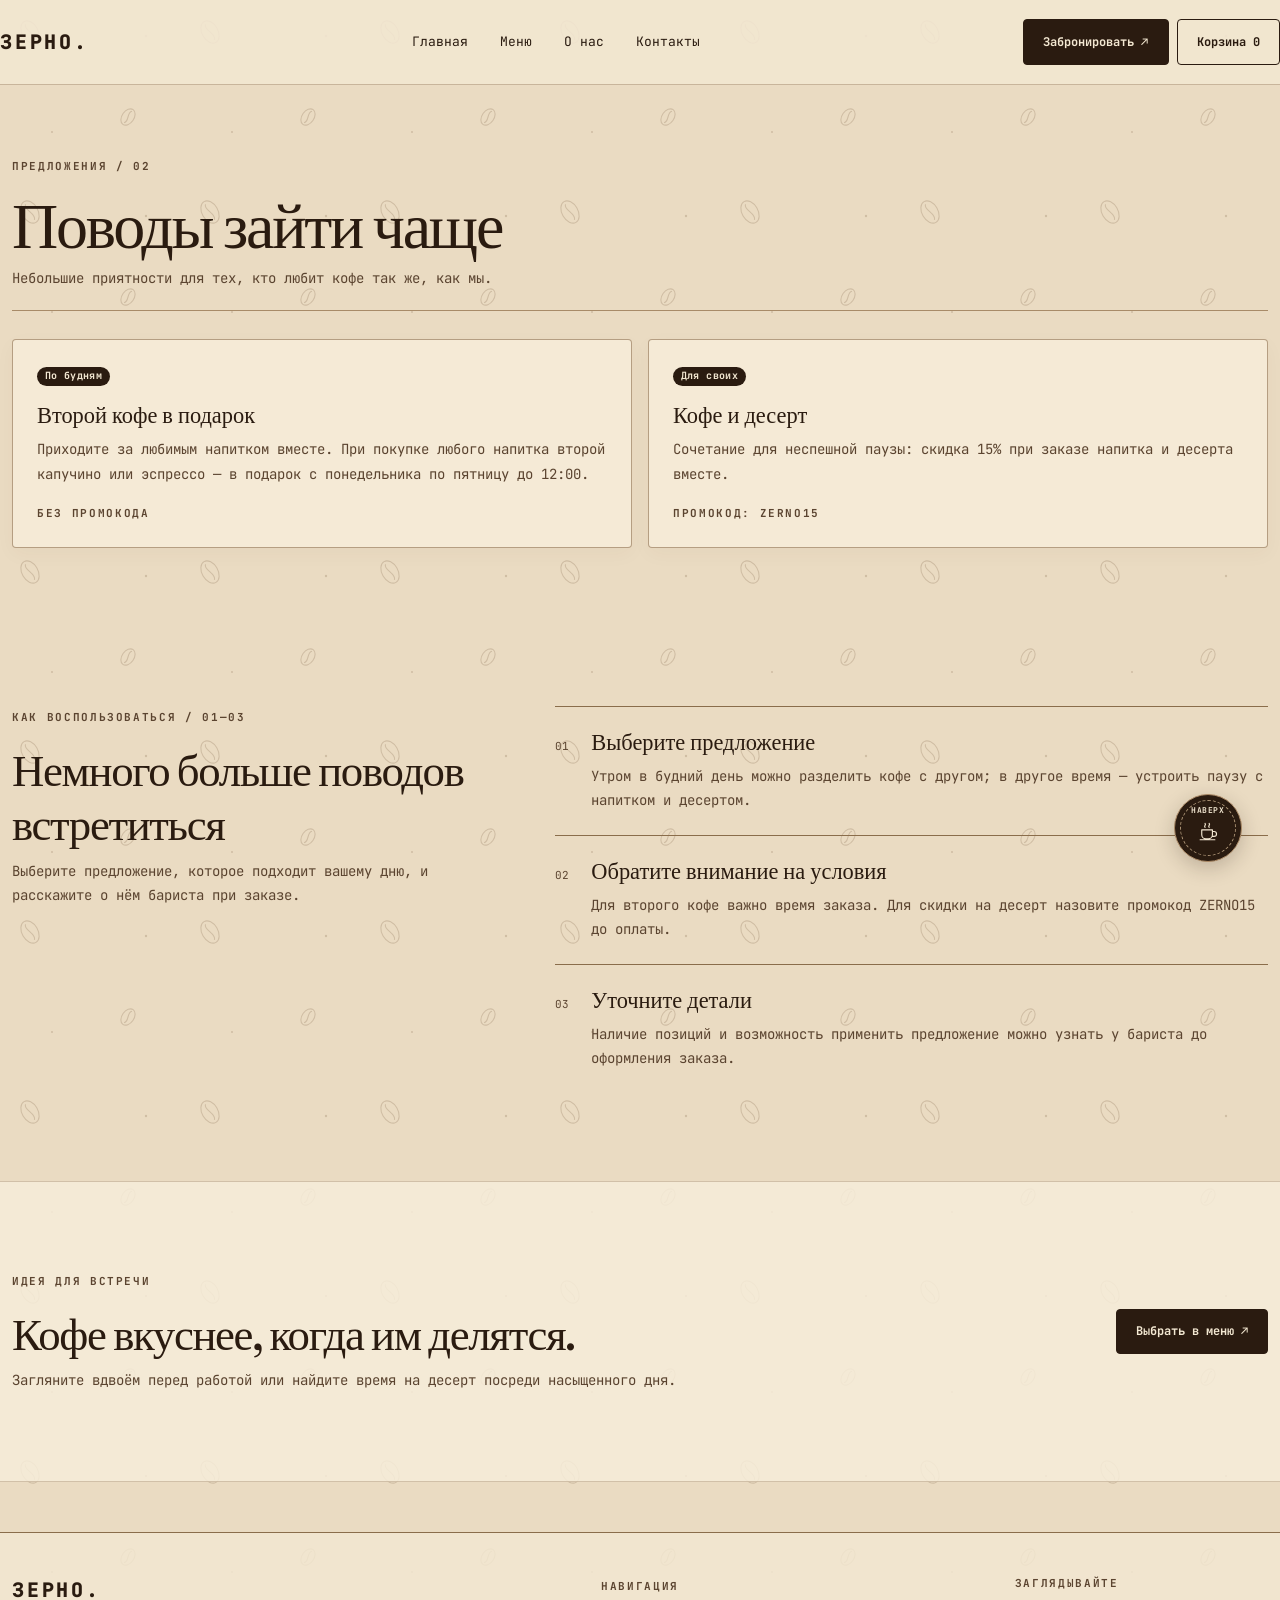
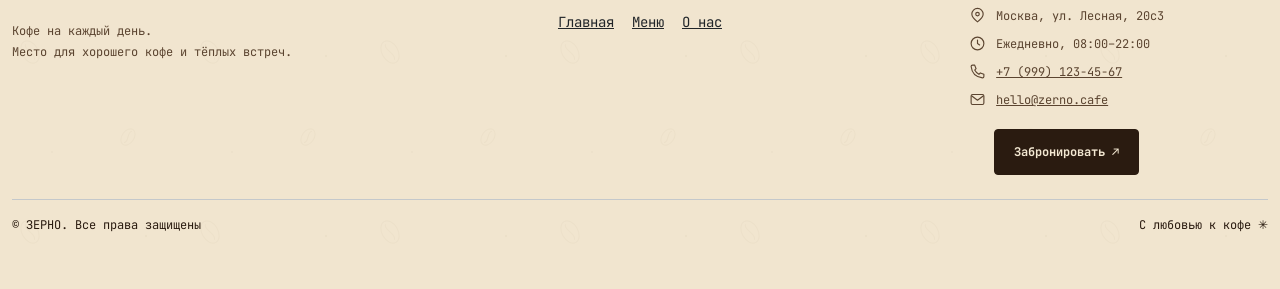
<file: promotions.html>
<!doctype html><html lang="ru"><head><meta charset="utf-8"><meta name="viewport" content="width=device-width,initial-scale=1"><meta name="description" content="ЗЕРНО — сеть уютных кофеен"><title>Акции — ЗЕРНО</title><link rel="preconnect" href="https://fonts.googleapis.com"><link rel="preconnect" href="https://fonts.gstatic.com" crossorigin><link href="https://fonts.googleapis.com/css2?family=Fraunces:wght@600;700&family=JetBrains+Mono:wght@400;700;800&display=swap" rel="stylesheet"><link href="https://cdn.jsdelivr.net/npm/bootstrap@5.3.3/dist/css/bootstrap.min.css" rel="stylesheet"><link href="css/custom.css" rel="stylesheet"></head><body><a class="skip-link" href="#main">Перейти к содержимому</a><header class="site-header"><nav class="navbar navbar-expand-lg container" aria-label="Основная навигация"><a class="brand" href="index.html">ЗЕРНО.</a><button class="navbar-toggler" type="button" data-bs-toggle="collapse" data-bs-target="#navigation" aria-controls="navigation" aria-expanded="false" aria-label="Открыть меню"><span class="navbar-toggler-icon"></span></button><div class="collapse navbar-collapse" id="navigation"><ul class="navbar-nav mx-auto gap-lg-3"><li class="nav-item"><a class="nav-link" href="index.html">Главная</a></li><li class="nav-item"><a class="nav-link" href="catalog.html">Меню</a></li><li class="nav-item"><a class="nav-link" href="about.html">О нас</a></li><li class="nav-item"><a class="nav-link" href="contacts.html">Контакты</a></li></ul><a class="btn btn-dark me-2" href="order.html">Забронировать ↗</a><button class="btn btn-outline-dark" data-bs-toggle="offcanvas" data-bs-target="#cart" aria-controls="cart">Корзина <span class="cart-count">0</span></button></div></nav></header><main id="main"><section class="section"><div class="container"><div class="section-title"><span class="eyebrow">Предложения / 02</span><h1 class="mt-3">Поводы зайти чаще</h1><p class="mb-0">Небольшие приятности для тех, кто любит кофе так же, как мы.</p></div><div class="row g-3"><div class="col-md-6"><article class="feature-box h-100"><span class="badge rounded-pill">По будням</span><h3 class="mt-3">Второй кофе в подарок</h3><p>Приходите за любимым напитком вместе. При покупке любого напитка второй капучино или эспрессо — в подарок с понедельника по пятницу до 12:00.</p><span class="eyebrow">Без промокода</span></article></div><div class="col-md-6"><article class="feature-box h-100"><span class="badge rounded-pill">Для своих</span><h3 class="mt-3">Кофе и десерт</h3><p>Сочетание для неспешной паузы: скидка 15% при заказе напитка и десерта вместе.</p><span class="eyebrow">Промокод: ZERNO15</span></article></div></div></div></section><section class="story-section"><div class="container"><div class="row g-5"><div class="col-lg-5"><span class="eyebrow">Как воспользоваться / 01—03</span><h2 class="mt-3">Немного больше поводов встретиться</h2><p>Выберите предложение, которое подходит вашему дню, и расскажите о нём бариста при заказе.</p></div><div class="col-lg-7"><div class="guide-row"><span>01</span><div><h3>Выберите предложение</h3><p>Утром в будний день можно разделить кофе с другом; в другое время — устроить паузу с напитком и десертом.</p></div></div><div class="guide-row"><span>02</span><div><h3>Обратите внимание на условия</h3><p>Для второго кофе важно время заказа. Для скидки на десерт назовите промокод ZERNO15 до оплаты.</p></div></div><div class="guide-row"><span>03</span><div><h3>Уточните детали</h3><p>Наличие позиций и возможность применить предложение можно узнать у бариста до оформления заказа.</p></div></div></div></div></div></section><section class="story-section story-section-alt"><div class="container"><div class="row align-items-center g-4"><div class="col-md-8"><span class="eyebrow">Идея для встречи</span><h2 class="mt-3">Кофе вкуснее, когда им делятся.</h2><p class="mb-0">Загляните вдвоём перед работой или найдите время на десерт посреди насыщенного дня.</p></div><div class="col-md-4 text-md-end"><a class="btn btn-dark" href="catalog.html">Выбрать в меню ↗</a></div></div></div></section></main><footer class="footer"><div class="container"><div class="row gy-4"><div class="col-md-5"><a class="brand" href="index.html">ЗЕРНО.</a><p class="small-copy mt-3">Кофе на каждый день.<br>Место для хорошего кофе и тёплых встреч.</p></div><div class="col-md-4"><span class="eyebrow">Навигация</span><nav class="footer-nav mt-3" aria-label="Навигация в подвале"><a class="text-dark" href="index.html">Главная</a><a class="text-dark" href="catalog.html">Меню</a><a class="text-dark" href="about.html">О нас</a></nav></div><div class="col-md-3"><span class="eyebrow footer-contact-title">Заглядывайте</span><div class="footer-contacts small-copy mt-3"><div><svg aria-hidden="true" viewBox="0 0 24 24" fill="none" stroke="currentColor" stroke-width="1.6" stroke-linecap="round" stroke-linejoin="round"><path d="M20 10c0 5-8 11-8 11S4 15 4 10a8 8 0 1 1 16 0Z"/><circle cx="12" cy="10" r="2.5"/></svg><span>Москва, ул. Лесная, 20с3</span></div><div><svg aria-hidden="true" viewBox="0 0 24 24" fill="none" stroke="currentColor" stroke-width="1.6" stroke-linecap="round" stroke-linejoin="round"><circle cx="12" cy="12" r="9"/><path d="M12 7v5l3 2"/></svg><span>Ежедневно, 08:00–22:00</span></div><div><svg aria-hidden="true" viewBox="0 0 24 24" fill="none" stroke="currentColor" stroke-width="1.6" stroke-linecap="round" stroke-linejoin="round"><path d="M5 3h3l2 5-2 2a15 15 0 0 0 6 6l2-2 5 2v3a2 2 0 0 1-2 2C10 20 4 14 3 5a2 2 0 0 1 2-2Z"/></svg><span><a href="tel:+79991234567">+7 (999) 123-45-67</a></span></div><div><svg aria-hidden="true" viewBox="0 0 24 24" fill="none" stroke="currentColor" stroke-width="1.6" stroke-linecap="round" stroke-linejoin="round"><rect x="3" y="5" width="18" height="14" rx="2"/><path d="m4 7 8 6 8-6"/></svg><span><a href="mailto:hello@zerno.cafe">hello@zerno.cafe</a></span></div></div><a class="btn btn-dark footer-booking" href="order.html">Забронировать ↗</a></div></div><div class="d-flex justify-content-between border-top border-secondary-subtle pt-3 mt-4 small-copy"><span>© ЗЕРНО. Все права защищены</span><span>С любовью к кофе ✳</span></div></div></footer><div class="offcanvas offcanvas-end" tabindex="-1" id="cart" aria-labelledby="cartTitle"><div class="offcanvas-header"><h2 class="offcanvas-title" id="cartTitle">Ваш чек</h2><button type="button" class="btn-close" data-bs-dismiss="offcanvas" aria-label="Закрыть"></button></div><div class="offcanvas-body"><p>Выбранные позиции</p><div id="cartItems"></div><a href="order.html" class="btn btn-dark mt-3">Оформить заявку ↗</a></div></div><button class="back-to-top" type="button" aria-label="Вернуться наверх" title="Наверх" hidden><span class="back-to-top-label" aria-hidden="true">НАВЕРХ</span><svg class="back-to-top-arrow" aria-hidden="true" viewBox="0 0 28 28" fill="none"><path d="M7 12h13v6a5 5 0 0 1-5 5h-3a5 5 0 0 1-5-5v-6Zm13 2h2a3 3 0 0 1 0 6h-2M5 24h18M11 9c-2-2 2-3 0-5m5 5c-2-2 2-3 0-5" stroke="currentColor" stroke-width="1.4" stroke-linecap="round" stroke-linejoin="round"/></svg></button><script src="https://cdn.jsdelivr.net/npm/bootstrap@5.3.3/dist/js/bootstrap.bundle.min.js"></script><script src="js/main.js"></script></body></html>
</file>
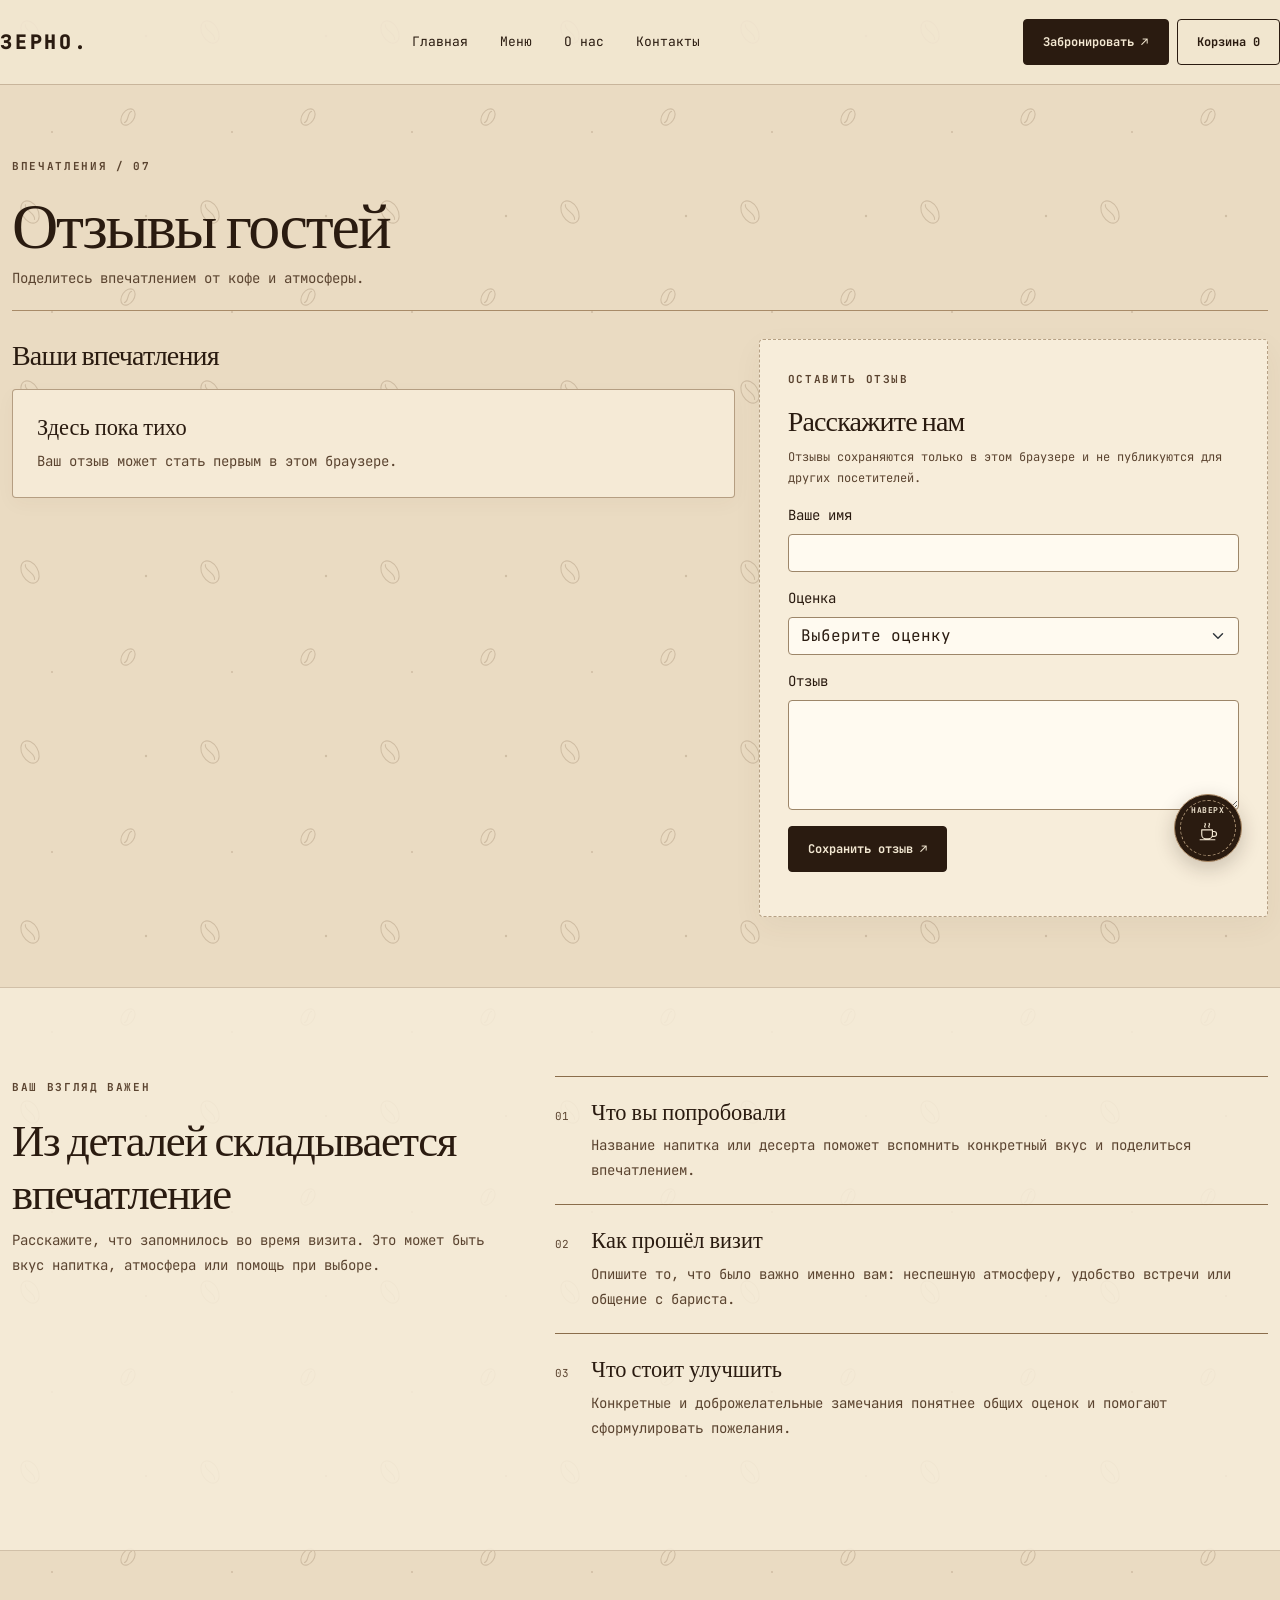
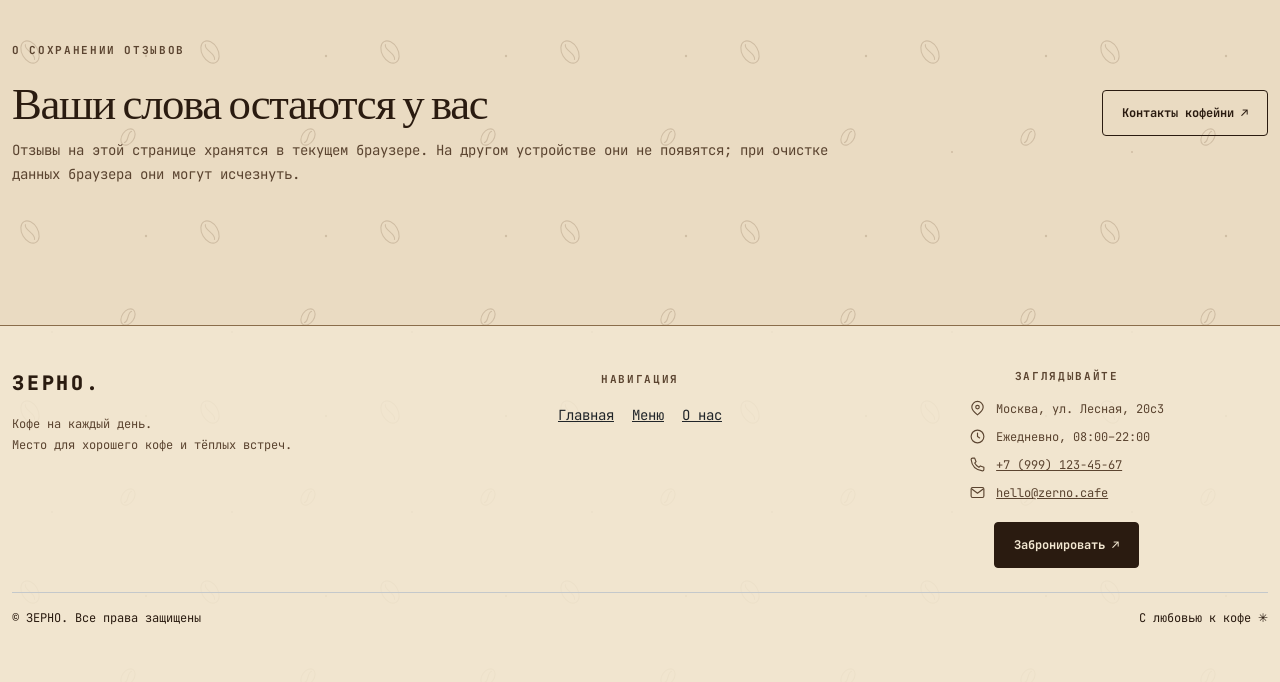
<file: reviews.html>
<!doctype html><html lang="ru"><head><meta charset="utf-8"><meta name="viewport" content="width=device-width,initial-scale=1"><meta name="description" content="ЗЕРНО — сеть уютных кофеен"><title>Отзывы — ЗЕРНО</title><link rel="preconnect" href="https://fonts.googleapis.com"><link rel="preconnect" href="https://fonts.gstatic.com" crossorigin><link href="https://fonts.googleapis.com/css2?family=Fraunces:wght@600;700&family=JetBrains+Mono:wght@400;700;800&display=swap" rel="stylesheet"><link href="https://cdn.jsdelivr.net/npm/bootstrap@5.3.3/dist/css/bootstrap.min.css" rel="stylesheet"><link href="css/custom.css" rel="stylesheet"></head><body><a class="skip-link" href="#main">Перейти к содержимому</a><header class="site-header"><nav class="navbar navbar-expand-lg container" aria-label="Основная навигация"><a class="brand" href="index.html">ЗЕРНО.</a><button class="navbar-toggler" type="button" data-bs-toggle="collapse" data-bs-target="#navigation" aria-controls="navigation" aria-expanded="false" aria-label="Открыть меню"><span class="navbar-toggler-icon"></span></button><div class="collapse navbar-collapse" id="navigation"><ul class="navbar-nav mx-auto gap-lg-3"><li class="nav-item"><a class="nav-link" href="index.html">Главная</a></li><li class="nav-item"><a class="nav-link" href="catalog.html">Меню</a></li><li class="nav-item"><a class="nav-link" href="about.html">О нас</a></li><li class="nav-item"><a class="nav-link" href="contacts.html">Контакты</a></li></ul><a class="btn btn-dark me-2" href="order.html">Забронировать ↗</a><button class="btn btn-outline-dark" data-bs-toggle="offcanvas" data-bs-target="#cart" aria-controls="cart">Корзина <span class="cart-count">0</span></button></div></nav></header><main id="main"><section class="section"><div class="container"><div class="section-title"><span class="eyebrow">Впечатления / 07</span><h1 class="mt-3">Отзывы гостей</h1><p class="mb-0">Поделитесь впечатлением от кофе и атмосферы.</p></div><div class="row g-4"><div class="col-lg-7"><div class="d-flex align-items-baseline justify-content-between mb-3"><h2 class="h3 mb-0">Ваши впечатления</h2><span class="eyebrow" id="reviewCount"></span></div><div id="reviewsList" aria-live="polite"></div></div><div class="col-lg-5"><div class="receipt"><span class="eyebrow">Оставить отзыв</span><h2 class="h3 mt-3">Расскажите нам</h2><p class="small-copy">Отзывы сохраняются только в этом браузере и не публикуются для других посетителей.</p><form id="reviewForm" class="row g-3"><div class="col-12"><label class="form-label" for="reviewName">Ваше имя</label><input class="form-control" id="reviewName" name="name" maxlength="60" required></div><div class="col-12"><label class="form-label" for="reviewRating">Оценка</label><select class="form-select" id="reviewRating" name="rating" required><option value="">Выберите оценку</option><option value="5">5 — отлично</option><option value="4">4 — хорошо</option><option value="3">3 — нормально</option><option value="2">2 — не понравилось</option><option value="1">1 — плохо</option></select></div><div class="col-12"><label class="form-label" for="reviewText">Отзыв</label><textarea class="form-control" id="reviewText" name="review" rows="4" maxlength="500" required></textarea></div><div class="col-12"><button class="btn btn-dark" type="submit">Сохранить отзыв ↗</button></div><div id="reviewStatus" class="small-copy" role="status"></div></form></div></div></div></div></section><section class="story-section story-section-alt"><div class="container"><div class="row g-5"><div class="col-lg-5"><span class="eyebrow">Ваш взгляд важен</span><h2 class="mt-3">Из деталей складывается впечатление</h2><p>Расскажите, что запомнилось во время визита. Это может быть вкус напитка, атмосфера или помощь при выборе.</p></div><div class="col-lg-7"><div class="guide-row"><span>01</span><div><h3>Что вы попробовали</h3><p>Название напитка или десерта поможет вспомнить конкретный вкус и поделиться впечатлением.</p></div></div><div class="guide-row"><span>02</span><div><h3>Как прошёл визит</h3><p>Опишите то, что было важно именно вам: неспешную атмосферу, удобство встречи или общение с бариста.</p></div></div><div class="guide-row"><span>03</span><div><h3>Что стоит улучшить</h3><p>Конкретные и доброжелательные замечания понятнее общих оценок и помогают сформулировать пожелания.</p></div></div></div></div></div></section><section class="story-section"><div class="container"><div class="row align-items-center g-4"><div class="col-md-8"><span class="eyebrow">О сохранении отзывов</span><h2 class="mt-3">Ваши слова остаются у вас</h2><p class="mb-0">Отзывы на этой странице хранятся в текущем браузере. На другом устройстве они не появятся; при очистке данных браузера они могут исчезнуть.</p></div><div class="col-md-4 text-md-end"><a class="btn btn-outline-dark" href="contacts.html">Контакты кофейни ↗</a></div></div></div></section></main><footer class="footer"><div class="container"><div class="row gy-4"><div class="col-md-5"><a class="brand" href="index.html">ЗЕРНО.</a><p class="small-copy mt-3">Кофе на каждый день.<br>Место для хорошего кофе и тёплых встреч.</p></div><div class="col-md-4"><span class="eyebrow">Навигация</span><nav class="footer-nav mt-3" aria-label="Навигация в подвале"><a class="text-dark" href="index.html">Главная</a><a class="text-dark" href="catalog.html">Меню</a><a class="text-dark" href="about.html">О нас</a></nav></div><div class="col-md-3"><span class="eyebrow footer-contact-title">Заглядывайте</span><div class="footer-contacts small-copy mt-3"><div><svg aria-hidden="true" viewBox="0 0 24 24" fill="none" stroke="currentColor" stroke-width="1.6" stroke-linecap="round" stroke-linejoin="round"><path d="M20 10c0 5-8 11-8 11S4 15 4 10a8 8 0 1 1 16 0Z"/><circle cx="12" cy="10" r="2.5"/></svg><span>Москва, ул. Лесная, 20с3</span></div><div><svg aria-hidden="true" viewBox="0 0 24 24" fill="none" stroke="currentColor" stroke-width="1.6" stroke-linecap="round" stroke-linejoin="round"><circle cx="12" cy="12" r="9"/><path d="M12 7v5l3 2"/></svg><span>Ежедневно, 08:00–22:00</span></div><div><svg aria-hidden="true" viewBox="0 0 24 24" fill="none" stroke="currentColor" stroke-width="1.6" stroke-linecap="round" stroke-linejoin="round"><path d="M5 3h3l2 5-2 2a15 15 0 0 0 6 6l2-2 5 2v3a2 2 0 0 1-2 2C10 20 4 14 3 5a2 2 0 0 1 2-2Z"/></svg><span><a href="tel:+79991234567">+7 (999) 123-45-67</a></span></div><div><svg aria-hidden="true" viewBox="0 0 24 24" fill="none" stroke="currentColor" stroke-width="1.6" stroke-linecap="round" stroke-linejoin="round"><rect x="3" y="5" width="18" height="14" rx="2"/><path d="m4 7 8 6 8-6"/></svg><span><a href="mailto:hello@zerno.cafe">hello@zerno.cafe</a></span></div></div><a class="btn btn-dark footer-booking" href="order.html">Забронировать ↗</a></div></div><div class="d-flex justify-content-between border-top border-secondary-subtle pt-3 mt-4 small-copy"><span>© ЗЕРНО. Все права защищены</span><span>С любовью к кофе ✳</span></div></div></footer><div class="offcanvas offcanvas-end" tabindex="-1" id="cart" aria-labelledby="cartTitle"><div class="offcanvas-header"><h2 class="offcanvas-title" id="cartTitle">Ваш чек</h2><button type="button" class="btn-close" data-bs-dismiss="offcanvas" aria-label="Закрыть"></button></div><div class="offcanvas-body"><p>Выбранные позиции</p><div id="cartItems"></div><a href="order.html" class="btn btn-dark mt-3">Оформить заявку ↗</a></div></div><button class="back-to-top" type="button" aria-label="Вернуться наверх" title="Наверх" hidden><span class="back-to-top-label" aria-hidden="true">НАВЕРХ</span><svg class="back-to-top-arrow" aria-hidden="true" viewBox="0 0 28 28" fill="none"><path d="M7 12h13v6a5 5 0 0 1-5 5h-3a5 5 0 0 1-5-5v-6Zm13 2h2a3 3 0 0 1 0 6h-2M5 24h18M11 9c-2-2 2-3 0-5m5 5c-2-2 2-3 0-5" stroke="currentColor" stroke-width="1.4" stroke-linecap="round" stroke-linejoin="round"/></svg></button><script src="https://cdn.jsdelivr.net/npm/bootstrap@5.3.3/dist/js/bootstrap.bundle.min.js"></script><script src="js/main.js"></script></body></html>
</file>
<file: css/custom.css>
:root{--ink:#2a1b10;--paper:#e8d8bc;--card:#f3e8d2;--muted:#5b4430;--line:#8a6d4b;--bs-body-bg:var(--paper);--bs-body-color:var(--ink);--bs-border-radius:4px}*{box-sizing:border-box}html{scroll-behavior:smooth}body{font-family:'JetBrains Mono',monospace;color:var(--ink);background:var(--paper);font-size:14px}h1,h2,h3,h4,.brand{font-family:Fraunces,Georgia,serif}h1{font-size:clamp(2.8rem,5vw,4.7rem);line-height:1.03;letter-spacing:-.035em}h2{font-size:clamp(2rem,3.5vw,3.2rem);letter-spacing:-.03em}h3{font-size:1.4rem}p{color:var(--muted);line-height:1.75}.container{max-width:1392px}.site-header{border-bottom:1px solid #8a6d4b66}.navbar{min-height:76px}.brand{font-family:'JetBrains Mono',monospace;font-size:20px;font-weight:800;letter-spacing:.12em;text-decoration:none;color:var(--ink)}.nav-link{color:var(--ink)!important;font-size:13px}.btn{border-radius:4px;font-weight:700;padding:.8rem 1.2rem;font-size:12px}.btn-dark{background:var(--ink);border-color:var(--ink);color:var(--card)}.btn-outline-dark{border-color:var(--ink);color:var(--ink)}.hero{padding:80px 0 70px}.eyebrow{text-transform:uppercase;font-size:11px;letter-spacing:.15em;color:var(--muted);font-weight:700}.receipt,.paper-card,.feature-box{background:var(--card);border:1px solid #8a6d4b99;border-radius:4px}.receipt{border-style:dashed;padding:28px}.receipt-line{display:flex;align-items:baseline;gap:8px;margin:14px 0}.dots{flex:1;border-bottom:2px dotted var(--line)}.paper-card{height:100%;padding:16px;transition:transform .2s}.paper-card:hover{transform:translateY(-4px)}.placeholder-art{height:170px;background:repeating-linear-gradient(45deg,#d9c39c 0 8px,#e2cfab 8px 16px);position:relative;overflow:hidden}.placeholder-art:after{content:'ЗЕРНО / COFFEE';position:absolute;right:14px;bottom:12px;font-size:10px;letter-spacing:.15em;color:#785c3e}.badge{background:var(--ink);color:var(--card);font-size:10px}.section{padding:70px 0}.section-title{border-bottom:1px solid var(--line);padding-bottom:20px;margin-bottom:28px}.feature-box{padding:24px}.small-copy{font-size:12px}.footer{border-top:1px solid var(--line);padding:42px 0;margin-top:50px}.skip-link{position:absolute;top:-100px;left:10px;z-index:10000;background:var(--ink);color:white;padding:10px}.skip-link:focus{top:10px}a:focus-visible,button:focus-visible,input:focus-visible,select:focus-visible,textarea:focus-visible{outline:3px solid #8d451e!important;outline-offset:3px}.form-control,.form-select{background-color:#fffaf0;border-color:#9d8669}.form-control:focus,.form-select:focus{border-color:var(--ink);box-shadow:0 0 0 .2rem #8a6d4b33}.accordion{--bs-accordion-bg:var(--card);--bs-accordion-active-bg:#e4d2b2;--bs-accordion-active-color:var(--ink);--bs-accordion-border-color:#b6a183}.nav-pills .nav-link.active{background:var(--ink)}.nav-pills .nav-link.active{color:var(--card)!important}.hero-copy{max-width:620px}.hero-copy p{max-width:440px}.stamp{display:inline-flex;border:1px solid var(--line);border-radius:50%;width:88px;height:88px;align-items:center;justify-content:center;text-align:center;font-size:9px;letter-spacing:.1em;transform:rotate(-12deg)}.map-frame{width:100%;height:300px;border:1px solid var(--line)}@media(max-width:767px){.hero{padding:40px 0}.hero .row{flex-direction:column-reverse}.section{padding:45px 0}.placeholder-art{height:135px}.navbar-collapse{padding:20px 0}.stamp{width:70px;height:70px}.footer{margin-top:20px}}@media(prefers-reduced-motion:reduce){*,*:before,*:after{scroll-behavior:auto!important;transition:none!important;animation:none!important}}

.placeholder-art{background-color:#cbb395;background-image:url('../images/menu-grid.png');background-size:300% 200%;background-repeat:no-repeat}
.placeholder-art:after{content:none}
.photo-flat-white{background-position:0 0}.photo-lavender-raf{background-position:50% 0}.photo-cheesecake{background-position:100% 0}.photo-espresso{background-position:0 100%}.photo-cappuccino{background-position:50% 100%}.photo-croissant{background-position:100% 100%}
.photo-interior{background-image:url('../images/cafe-interior.png');background-size:cover;background-position:center}
.event-one{background-position:20% 45%}.event-two{background-position:50% 55%}.event-three{background-position:80% 45%}
.back-to-top{position:fixed;right:clamp(18px,3vw,42px);bottom:clamp(18px,3vw,42px);z-index:1040;width:52px;height:52px;border:1px solid #f3e8d2;border-radius:50%;background:#2a1b10;color:#f3e8d2;box-shadow:0 4px 20px #2a1b1044;display:grid;place-items:center;cursor:pointer;transition:transform .2s,background-color .2s,box-shadow .2s}
.back-to-top[hidden]{display:none}.back-to-top span{font:400 27px/1 Georgia,serif;transform:translateY(-1px)}.back-to-top:hover{background:#5b4430;transform:translateY(-4px);box-shadow:0 8px 24px #2a1b1055}.back-to-top:focus-visible{outline:3px solid #8d451e;outline-offset:4px}
@media(max-width:767px){.back-to-top{width:48px;height:48px;right:16px;bottom:16px}}

.review-stars{color:#875523;letter-spacing:.12em;white-space:nowrap;font-size:1.15rem}

/* Each menu photo occupies one square in the source grid. */
.placeholder-art:not(.photo-interior) {
  aspect-ratio: 1 / 1;
  height: auto !important;
}

.story-section{padding:88px 0}.story-section-alt{background:#f3e8d280;border-top:1px solid #8a6d4b55;border-bottom:1px solid #8a6d4b55}.story-photo{min-height:390px;background:url('../images/cafe-interior.png') center/cover;border-radius:4px}.story-photo-close{background-position:25% center}.story-rule{border-top:1px solid var(--line);padding-top:18px}.story-link{text-underline-offset:5px}.story-number{font-family:Fraunces,Georgia,serif;font-size:3.5rem;line-height:1;color:#8a6d4b;margin-bottom:22px}.guide-row{display:flex;gap:22px;align-items:baseline;border-top:1px solid var(--line);padding:22px 0}.guide-row>span{font-size:11px;color:var(--muted)}.guide-row>div{flex:1}.guide-row h3{margin-bottom:8px}.guide-row p{margin-bottom:0}.guide-row>a{font-size:22px;color:var(--ink)}@media(max-width:767px){.story-section{padding:55px 0}.story-photo{min-height:270px}}

/* Static coffee pattern and refreshed paper details. */
body{background-color:#eadbc2;background-image:url('../images/coffee-pattern.svg');background-repeat:repeat;background-size:180px 180px}
.site-header{background:rgba(243,232,210,.88);border-bottom:1px solid #8a6d4b66}
.navbar{min-height:84px}
.brand{letter-spacing:.14em}
.nav-link{position:relative;transition:color .2s}
.nav-link:hover{color:#93613a!important}
.hero{padding-top:90px;padding-bottom:82px}
.hero-copy h1{max-width:720px}
.receipt{background:#f7edda;box-shadow:0 10px 30px #50371e0d}
.hero .receipt{position:relative;transform:rotate(-1deg)}
.hero .receipt:before,.hero .receipt:after{content:'';position:absolute;width:14px;height:14px;background:#eadbc2;border:1px solid #8a6d4b99;border-radius:50%;top:50%;transform:translateY(-50%)}
.hero .receipt:before{left:-8px}.hero .receipt:after{right:-8px}
.paper-card,.feature-box{background:#f5ead6;box-shadow:0 6px 20px #50371e09}
.paper-card{border-color:#a58a69;overflow:hidden}
.paper-card:hover{box-shadow:0 14px 28px #50371e1a}
.placeholder-art{border-radius:2px}
.badge{letter-spacing:.04em;padding:.48em .75em}
.btn-dark,.btn-outline-dark{transition:background-color .2s,color .2s,box-shadow .2s}
.btn-dark:hover{background:#5b3d26;border-color:#5b3d26;box-shadow:0 5px 14px #2a1b1026}
.btn-outline-dark:hover{background:#2a1b10;color:#f3e8d2}
.section-title{border-color:#a88b68}
.story-section-alt{background:rgba(247,237,218,.84)}
.footer{background:rgba(243,232,210,.82);padding-bottom:55px}
@media(max-width:767px){.navbar{min-height:72px}.hero{padding-top:45px;padding-bottom:50px}.hero .receipt{transform:none}}

/* The first screen is a self-contained coffee-making scene. */
.coffee-hero{position:relative;min-height:calc(100svh - 85px);display:flex;align-items:center;overflow:hidden;background:#ead9bd;border-bottom:1px solid #b69b78}
.coffee-hero-inner{display:grid;grid-template-columns:1fr 1fr;align-items:center;gap:clamp(28px,5vw,90px);padding-top:45px;padding-bottom:75px}
.coffee-hero-copy{position:relative;z-index:1;max-width:650px}
.coffee-hero-label{display:flex;gap:12px;align-items:center;color:#765334;font-size:11px;font-weight:700;letter-spacing:.15em;text-transform:uppercase}
.coffee-hero-label span{font-size:15px}
.coffee-hero h1{margin:28px 0 24px;font-size:clamp(3.5rem,5.6vw,6.6rem);line-height:.99;letter-spacing:-.055em}
.coffee-hero h1 em{font-weight:600;color:#85512f}
.coffee-hero-copy>p{max-width:420px;margin-bottom:30px;font-size:15px;line-height:1.8}
.coffee-hero-actions{display:flex;align-items:center;gap:28px;flex-wrap:wrap}
.coffee-hero-actions .btn{padding:17px 22px}
.coffee-hero-about{color:var(--ink);font-size:12px;font-weight:700;text-underline-offset:5px}
.coffee-hero-note{display:flex;align-items:center;gap:12px;margin-top:clamp(36px,6vh,72px);color:#765334;font-size:10px;line-height:1.6;letter-spacing:.08em;text-transform:uppercase}
.coffee-hero-note-mark{display:grid;place-items:center;width:38px;height:38px;border:1px solid #a78560;border-radius:50%;font-size:17px}
.coffee-hero-visual{position:relative;display:grid;place-items:center;min-width:0}
.coffee-hero-disc{position:absolute;width:85%;aspect-ratio:1;border-radius:50%;background:#e0c5a0;border:1px solid #cfb18b}
.coffee-hero-disc:after{content:'';position:absolute;inset:5%;border:1px dashed #a88661;border-radius:50%;opacity:.5}
.coffee-scene{position:relative;width:min(100%,620px);height:auto;overflow:visible}
.espresso-machine{transform-origin:310px 340px;animation:machine-retreat 6s cubic-bezier(.55,0,.25,1) both}
.coffee-stream{opacity:0;animation:pour 6s ease both;transform-origin:310px 237px}
.hero-cup{transform-origin:310px 490px;animation:cup-arrive 6s cubic-bezier(.2,.65,.2,1) both}
.coffee-steam{opacity:0;animation:steam-appear 6s ease both}
.coffee-hero-caption{position:absolute;bottom:2%;width:85%;display:flex;justify-content:space-between;gap:12px;color:#765334;font-size:9px;letter-spacing:.12em;text-transform:uppercase}
.coffee-hero-scroll{position:absolute;bottom:25px;left:50%;transform:translateX(-50%);color:#765334;text-decoration:none;font-size:10px;font-weight:700;letter-spacing:.12em;text-transform:uppercase;white-space:nowrap}
.coffee-hero-scroll span{display:inline-block;margin-left:8px;font-size:17px}
@keyframes machine-retreat{0%,48%{opacity:1;transform:translateY(0) scale(1)}75%,100%{opacity:0;transform:translateY(-65px) scale(.7)}}
@keyframes pour{0%,10%{opacity:0;transform:scaleY(.2)}18%,48%{opacity:1;transform:scaleY(1)}58%,100%{opacity:0;transform:scaleY(.6)}}
@keyframes cup-arrive{0%,50%{transform:translateY(0) scale(.78)}85%,100%{transform:translateY(-20px) scale(1.18)}}
@keyframes steam-appear{0%,58%{opacity:0;transform:translateY(8px)}90%,100%{opacity:.55;transform:translateY(-30px)}}
@media(max-width:991px){.coffee-hero h1{font-size:clamp(3rem,6vw,5rem)}.coffee-hero-inner{gap:24px}.coffee-hero-caption{font-size:8px}}
@media(max-width:767px){.coffee-hero{min-height:calc(100svh - 73px)}.coffee-hero-inner{grid-template-columns:1fr;gap:0;padding-top:36px;padding-bottom:75px}.coffee-hero-copy{order:1}.coffee-hero-visual{order:2;width:min(100%,390px);margin:0 auto}.coffee-hero h1{font-size:clamp(2.8rem,10vw,4.4rem);margin:18px 0}.coffee-hero-copy>p{font-size:13px;margin-bottom:20px}.coffee-hero-note{display:none}.coffee-hero-caption{bottom:1%}.coffee-hero-scroll{bottom:20px}.coffee-hero-actions .btn{padding:13px 17px}}
@media(prefers-reduced-motion:reduce){.espresso-machine,.coffee-stream{animation:none;opacity:0}.hero-cup{animation:none;transform:translateY(-20px) scale(1.18)}.coffee-steam{animation:none;opacity:.55;transform:translateY(-30px)}}

/* One complete preparation-and-pause cycle lasts 30 seconds. */
.espresso-machine{animation:machine-loop 30s cubic-bezier(.55,0,.25,1) infinite}
.coffee-stream{animation:pour-loop 30s ease infinite}
.hero-cup{animation:cup-loop 30s cubic-bezier(.2,.65,.2,1) infinite}
.coffee-steam{animation:steam-loop 30s ease infinite}
@keyframes machine-loop{0%,9.6%{opacity:1;transform:translateY(0) scale(1)}15%,88%{opacity:0;transform:translateY(-65px) scale(.7)}100%{opacity:1;transform:translateY(0) scale(1)}}
@keyframes pour-loop{0%,2%{opacity:0;transform:scaleY(.2)}3.6%,9.6%{opacity:1;transform:scaleY(1)}11.6%,100%{opacity:0;transform:scaleY(.6)}}
@keyframes cup-loop{0%,10%{transform:translateY(0) scale(.78)}17%,88%{transform:translateY(-20px) scale(1.18)}100%{transform:translateY(0) scale(.78)}}
@keyframes steam-loop{0%,11.6%{opacity:0;transform:translateY(8px)}18%,86%{opacity:.55;transform:translateY(-30px)}98%,100%{opacity:0;transform:translateY(8px)}}
@media(prefers-reduced-motion:reduce){.espresso-machine,.coffee-stream{animation:none;opacity:0}.hero-cup{animation:none;transform:translateY(-20px) scale(1.18)}.coffee-steam{animation:none;opacity:.55;transform:translateY(-30px)}}

.location-map-wrap{margin-top:38px}.location-map{display:block;width:100%;height:360px;border:1px solid #a88b68;border-radius:4px;background:#e2cfab}.location-map-link{display:inline-block;margin-top:12px;color:var(--ink);font-size:12px;text-underline-offset:4px}@media(max-width:767px){.location-map{height:290px}.location-map-wrap{margin-top:28px}}

.contacts-map{height:100%;min-height:330px;position:relative}.contacts-map .location-map{height:100%;min-height:330px}.contacts-map-link{position:absolute;left:14px;bottom:14px;background:#f3e8d2;color:#2a1b10;border:1px solid #a88b68;border-radius:3px;padding:9px 12px;font-size:10px;text-underline-offset:3px}.back-to-top{width:68px;height:68px;border:1px solid #aa8965;background:#2a1b10;color:#f3e8d2;box-shadow:0 6px 20px #2a1b1038}.back-to-top:before{content:'';position:absolute;inset:5px;border:1px dashed #d0b591;border-radius:50%;opacity:.8}.back-to-top .back-to-top-label{position:absolute;top:11px;font:700 6px/1 'JetBrains Mono',monospace;letter-spacing:.04em;transform:none;white-space:nowrap}.back-to-top-arrow{position:absolute;top:25px;width:23px;height:23px;transition:transform .2s}.back-to-top:hover .back-to-top-arrow{transform:translateY(-3px)}@media(max-width:767px){.back-to-top{width:60px;height:60px}.back-to-top .back-to-top-label{top:10px;font-size:5.5px}.back-to-top-arrow{top:22px;width:21px;height:21px}.contacts-map,.contacts-map .location-map{min-height:290px}}@media(prefers-reduced-motion:reduce){.back-to-top-arrow{transition:none}}

.back-to-top .back-to-top-label{left:0;right:0;text-align:center;font-size:8px;letter-spacing:.06em}@media(max-width:767px){.back-to-top .back-to-top-label{font-size:7px}}

.footer .col-md-4{text-align:center}.footer-nav{display:flex;flex-wrap:wrap;justify-content:center;gap:12px 18px}.footer-contacts{display:grid;gap:10px;color:var(--muted)}.footer-contacts>div{display:flex;align-items:flex-start;gap:10px}.footer-contacts svg{width:17px;height:17px;flex:none}.footer-contacts a{color:inherit}.footer-contacts span{overflow-wrap:anywhere}

@media(min-width:768px){.footer .col-md-5,.footer .col-md-4,.footer .col-md-3{width:33.333333%}.footer .col-md-3{display:flex;flex-direction:column;align-items:flex-end}.footer-contacts{align-self:flex-end}}

.footer .col-md-3{display:flex;flex-direction:column;align-items:stretch}.footer-contact-title{text-align:center}.footer-booking{align-self:center;margin-top:20px}@media(min-width:768px){.footer .col-md-3{align-items:stretch}.footer-contacts{align-self:center}}

/* ===== КР3: sticky-панель, поиск, избранное, сравнение, конструктор ===== */
.menu-toolbar{position:sticky;top:0;z-index:1020;margin:0 -12px 24px;padding:14px 12px;background:rgba(232,216,188,.95);-webkit-backdrop-filter:blur(8px);backdrop-filter:blur(8px);border-bottom:1px solid transparent;transition:box-shadow .2s,border-color .2s}
.menu-toolbar.is-stuck{border-bottom-color:#8a6d4b66;box-shadow:0 12px 24px #50371e14}
.menu-toolbar-top{display:flex;flex-wrap:wrap;gap:10px;margin-bottom:10px}
.menu-search{position:relative;flex:1 1 280px}
.menu-search svg{position:absolute;left:12px;top:50%;width:17px;height:17px;transform:translateY(-50%);color:var(--muted);pointer-events:none}
.menu-search .form-control{min-height:40px;padding-left:38px;background:var(--card);border-color:var(--line);font-size:13px}
.menu-search .form-control::placeholder{color:#8b7259}
.menu-filters{display:flex;flex-wrap:wrap;gap:8px}
.menu-status{margin-top:10px;font-size:12px}
.menu-toolbar .btn:disabled{opacity:.45}
.favorites-count,#compareCount{font-weight:800}
@media(max-width:575px){.menu-toolbar{padding:10px 12px}.menu-toolbar-top>.btn{flex:1 1 0;font-size:12px;padding-inline:8px}.menu-filters{flex-wrap:nowrap;overflow-x:auto;scrollbar-width:none;padding-bottom:2px}.menu-filters::-webkit-scrollbar{display:none}.menu-filters .btn{flex:none}.menu-status{display:none}}
.paper-card{position:relative}
.favorite-toggle{position:absolute;top:26px;right:26px;z-index:2;display:grid;place-items:center;width:38px;height:38px;border:1px solid #f3e8d2;border-radius:50%;background:rgba(42,27,16,.72);color:#f3e8d2;font-size:18px;line-height:1;transition:transform .2s,background-color .2s,color .2s}
.favorite-toggle:hover{transform:scale(1.08)}
.favorite-toggle.is-active{background:#f3e8d2;border-color:#9b3d2a;color:#9b3d2a}
.favorite-toggle:focus-visible,.compare-toggle:focus-visible,.qty-stepper button:focus-visible{outline:2px solid var(--ink);outline-offset:2px}
[data-favorite-style="full"].is-active{color:#9b3d2a;border-color:#9b3d2a}
.compare-toggle{align-self:flex-start;margin:-4px 0 14px;border:1px dashed var(--line);border-radius:4px;color:var(--ink);font-size:12px}
.compare-toggle:hover{border-color:var(--ink);color:var(--ink)}
.compare-toggle.is-active{border-style:solid;border-color:var(--ink);background:#e4d2b2}
.compare-toggle:disabled{opacity:.45}
.menu-empty{padding:24px}
.compare-modal{background:var(--card);border:1px solid var(--line);border-radius:4px}
.compare-modal .modal-header,.compare-modal .modal-footer{border-color:#8a6d4b66}
.compare-table{--bs-table-bg:transparent;--bs-table-color:var(--ink);--bs-border-color:#8a6d4b55;margin:0;font-size:13px}
.compare-table thead th{vertical-align:top;min-width:150px}
.compare-name{display:block;font-family:'Fraunces',serif;font-size:17px}
.compare-remove{padding:0;color:var(--muted);font-size:11px;text-underline-offset:3px}
.compare-table th[scope=row]{color:var(--muted);font-size:11px;font-weight:700;letter-spacing:.12em;text-transform:uppercase;white-space:nowrap}
.compare-best{background:#e4d2b2!important}
.compare-badge{display:block;margin-top:2px;color:var(--muted);font-size:10px;letter-spacing:.08em;text-transform:uppercase}
.drink-builder{margin-top:8px}
.builder-title{margin-bottom:14px}
.builder-group{margin:0 0 16px;padding:0;border:0}
.builder-group legend,.builder-label{display:block;margin-bottom:8px;color:var(--muted);font-size:11px;font-weight:700;letter-spacing:.15em;text-transform:uppercase}
.builder-options{display:flex;flex-wrap:wrap;gap:8px}
.builder-options .btn{font-size:12px}
.btn-check:checked+.btn-outline-dark{background:var(--ink);border-color:var(--ink);color:var(--card)}
.btn-check:focus-visible+.btn{outline:2px solid var(--ink);outline-offset:2px}
.option-price{font-size:11px;opacity:.75}
.builder-check{margin-bottom:16px}
.builder-check .form-check-input:checked{background-color:var(--ink);border-color:var(--ink)}
.qty-stepper{display:inline-flex;align-items:center;border:1px solid var(--ink);border-radius:4px;background:var(--card)}
.qty-stepper button{width:38px;height:38px;border:0;background:none;color:var(--ink);font-size:18px}
.qty-stepper input{width:46px;border:0;background:transparent;color:var(--ink);text-align:center;font-weight:700;-moz-appearance:textfield;appearance:textfield}
.qty-stepper input::-webkit-inner-spin-button,.qty-stepper input::-webkit-outer-spin-button{-webkit-appearance:none;margin:0}
.builder-receipt{margin:18px 0;padding:14px 20px}
.builder-receipt .receipt-line{margin:8px 0;font-size:13px}
.receipt-total{padding-top:10px;border-top:1px dashed var(--line);font-size:15px!important}
.cart-item-name{min-width:0}
.cart-item-options{display:block;color:var(--muted);font-size:11px}
.cart-total{padding-top:12px;border-top:1px dashed var(--line);font-weight:800}
</file>
